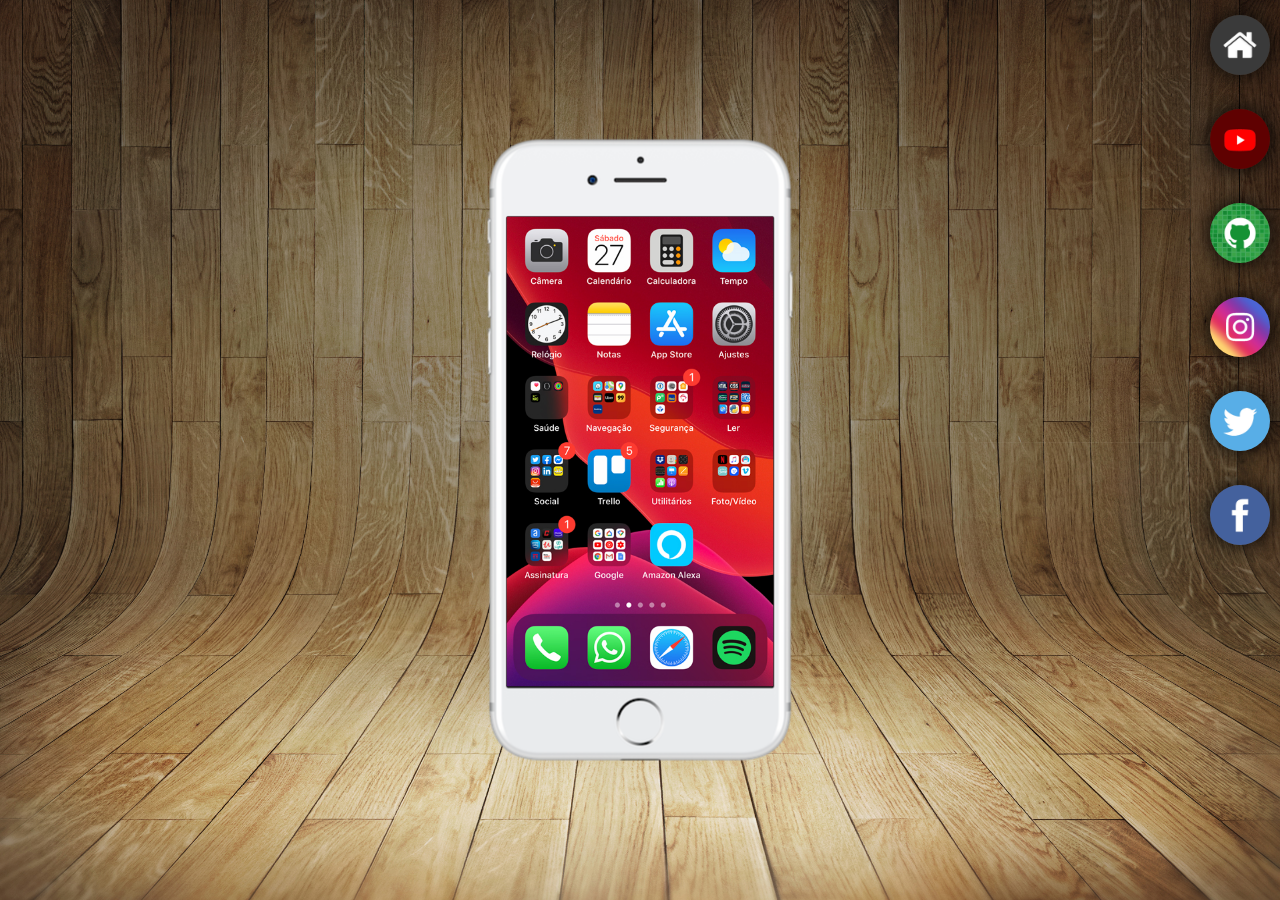
<file: index.html>
<!DOCTYPE html>
<html lang="pt-br">
<head>
    <meta charset="UTF-8">
    <meta http-equiv="X-UA-Compatible" content="IE=edge">
    <meta name="viewport" content="width=device-width, initial-scale=1.0">
    <link rel="shortcut icon" href="favicon.ico" type="image/x-icon">
    <link rel="stylesheet" href="estilos/style.css">
    <title>Projeto Redes Sociais</title>
</head>
<body>
    <main>
        <section id="fone">
            <iframe src="home.html" name="tela" id="tela" frameborder="0"></iframe>
        </section>

        <section id="sociais">
            <a href="home.html" target="tela"><img src="imagens/logo-home.jpg" alt=""></a> <br>
            <a href="youtube.html" target="tela"><img src="imagens/logo-youtube.jpg" alt=""></a> <br>
            <a href="github.html" target="tela"><img src="imagens/logo-github.jpg" alt=""></a> <br>
            <a href="instagram.html" target="tela"><img src="imagens/logo-instagram.jpg" alt=""></a> <br>
            <a href="twitter.html" target="tela"><img src="imagens/logo-twitter.jpg" alt=""></a> <br>
            <a href="face.html" target="tela"><img src="imagens/logo-facebook.jpg" alt=""></a>
        </section>
    </main>
    
</body>
</html>
</file>
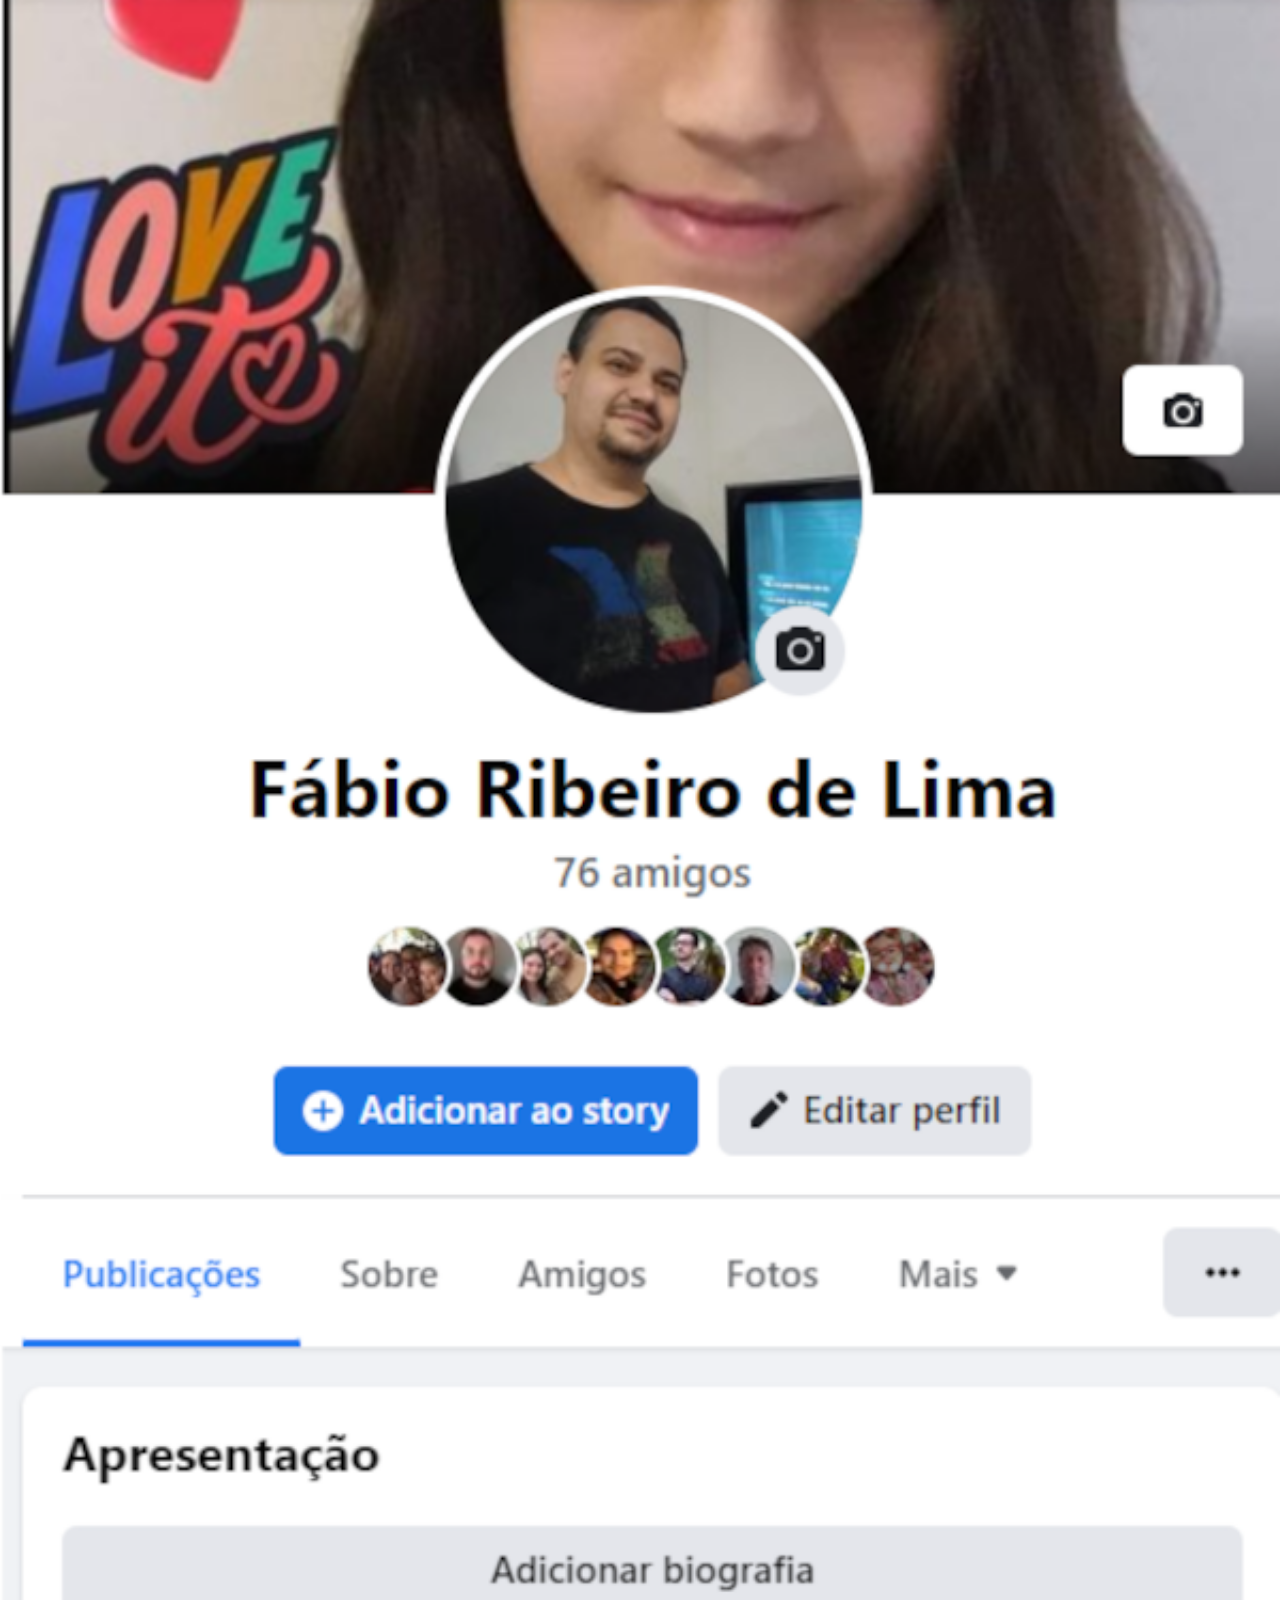
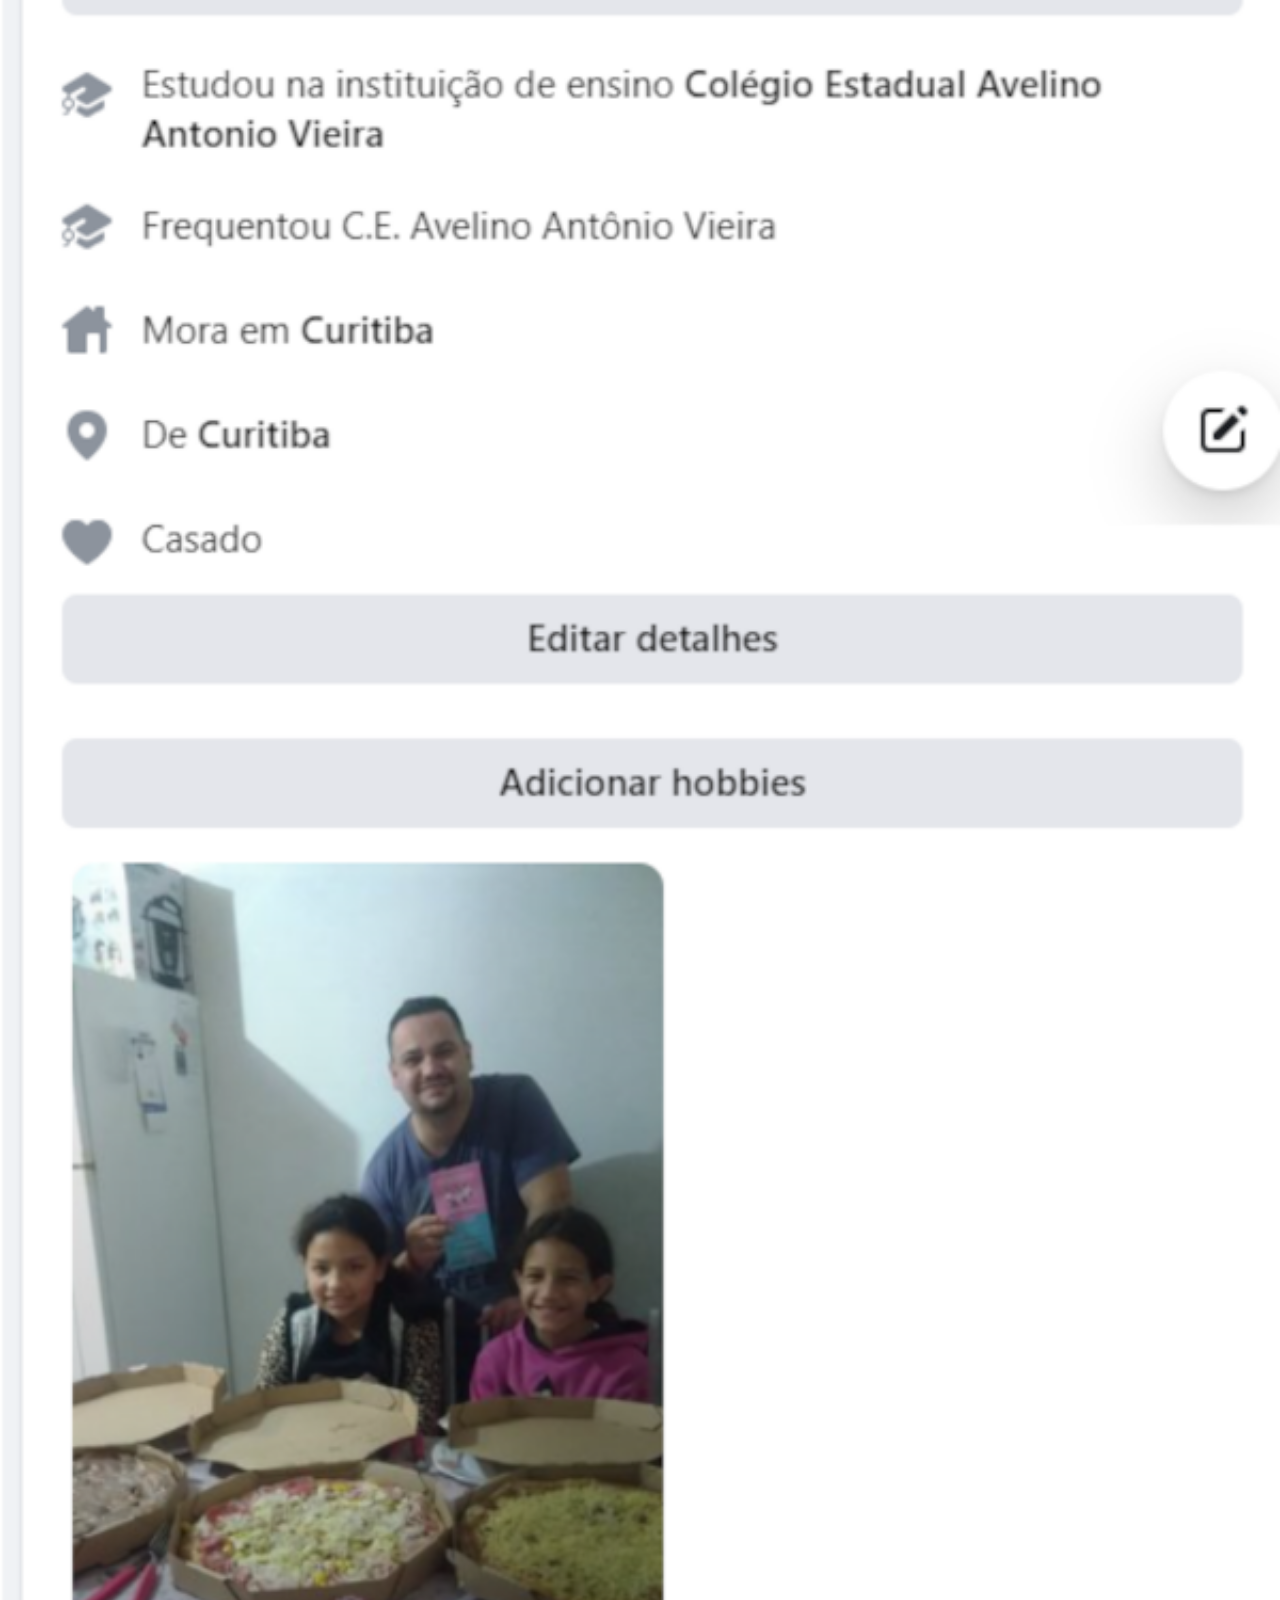
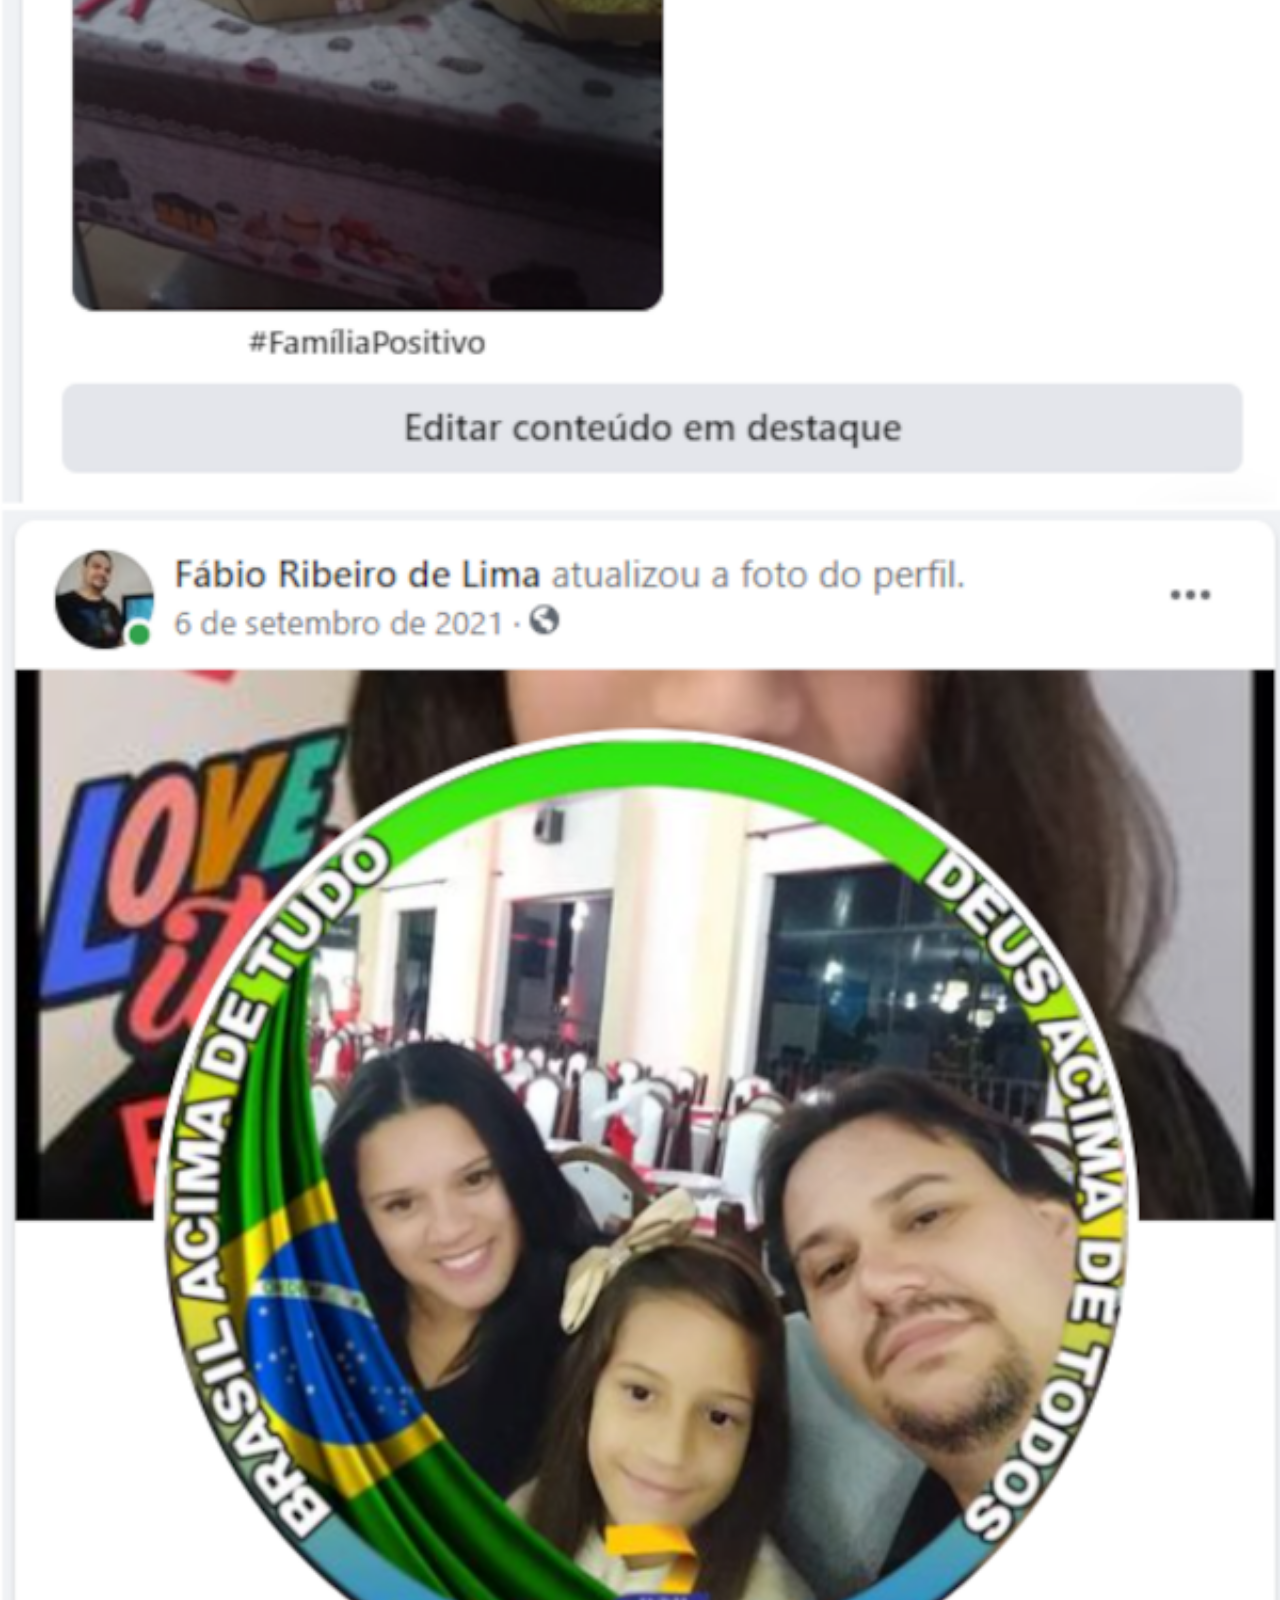
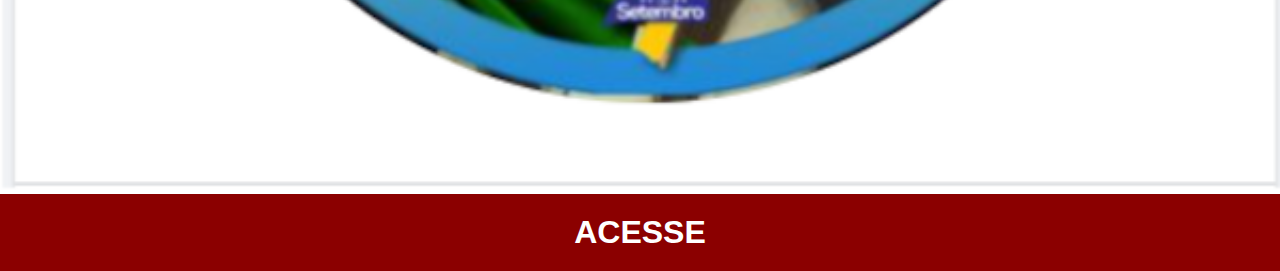
<file: face.html>
<!DOCTYPE html>
<html lang="pt-br">
<head>
    <meta charset="UTF-8">
    <meta http-equiv="X-UA-Compatible" content="IE=edge">
    <meta name="viewport" content="width=device-width, initial-scale=1.0">
    <title>facebook</title>
    <style>
        * {
            margin: 0px;
            padding: 0px;
            font-family: Arial, Helvetica, sans-serif;
        }

        ::-webkit-scrollbar {
            width: 0px;
            height: 0px;
        }

        img {
            width: 100vw;

        }

        a {
            display: block;
            text-align: center;
            background-color: darkred;
            font-weight: bolder;
            text-decoration: none;            
            color: white;
            padding: 20px;
            font-size: 2em;
        }
    </style>
</head>
<body>
    <img src="imagens/tela.mfb.png" alt="">
    <a href="https://www.facebook.com/fabio.ribeirodelima.7/" target="_blank" rel="external">ACESSE</a>
</body>
</html>
</file>
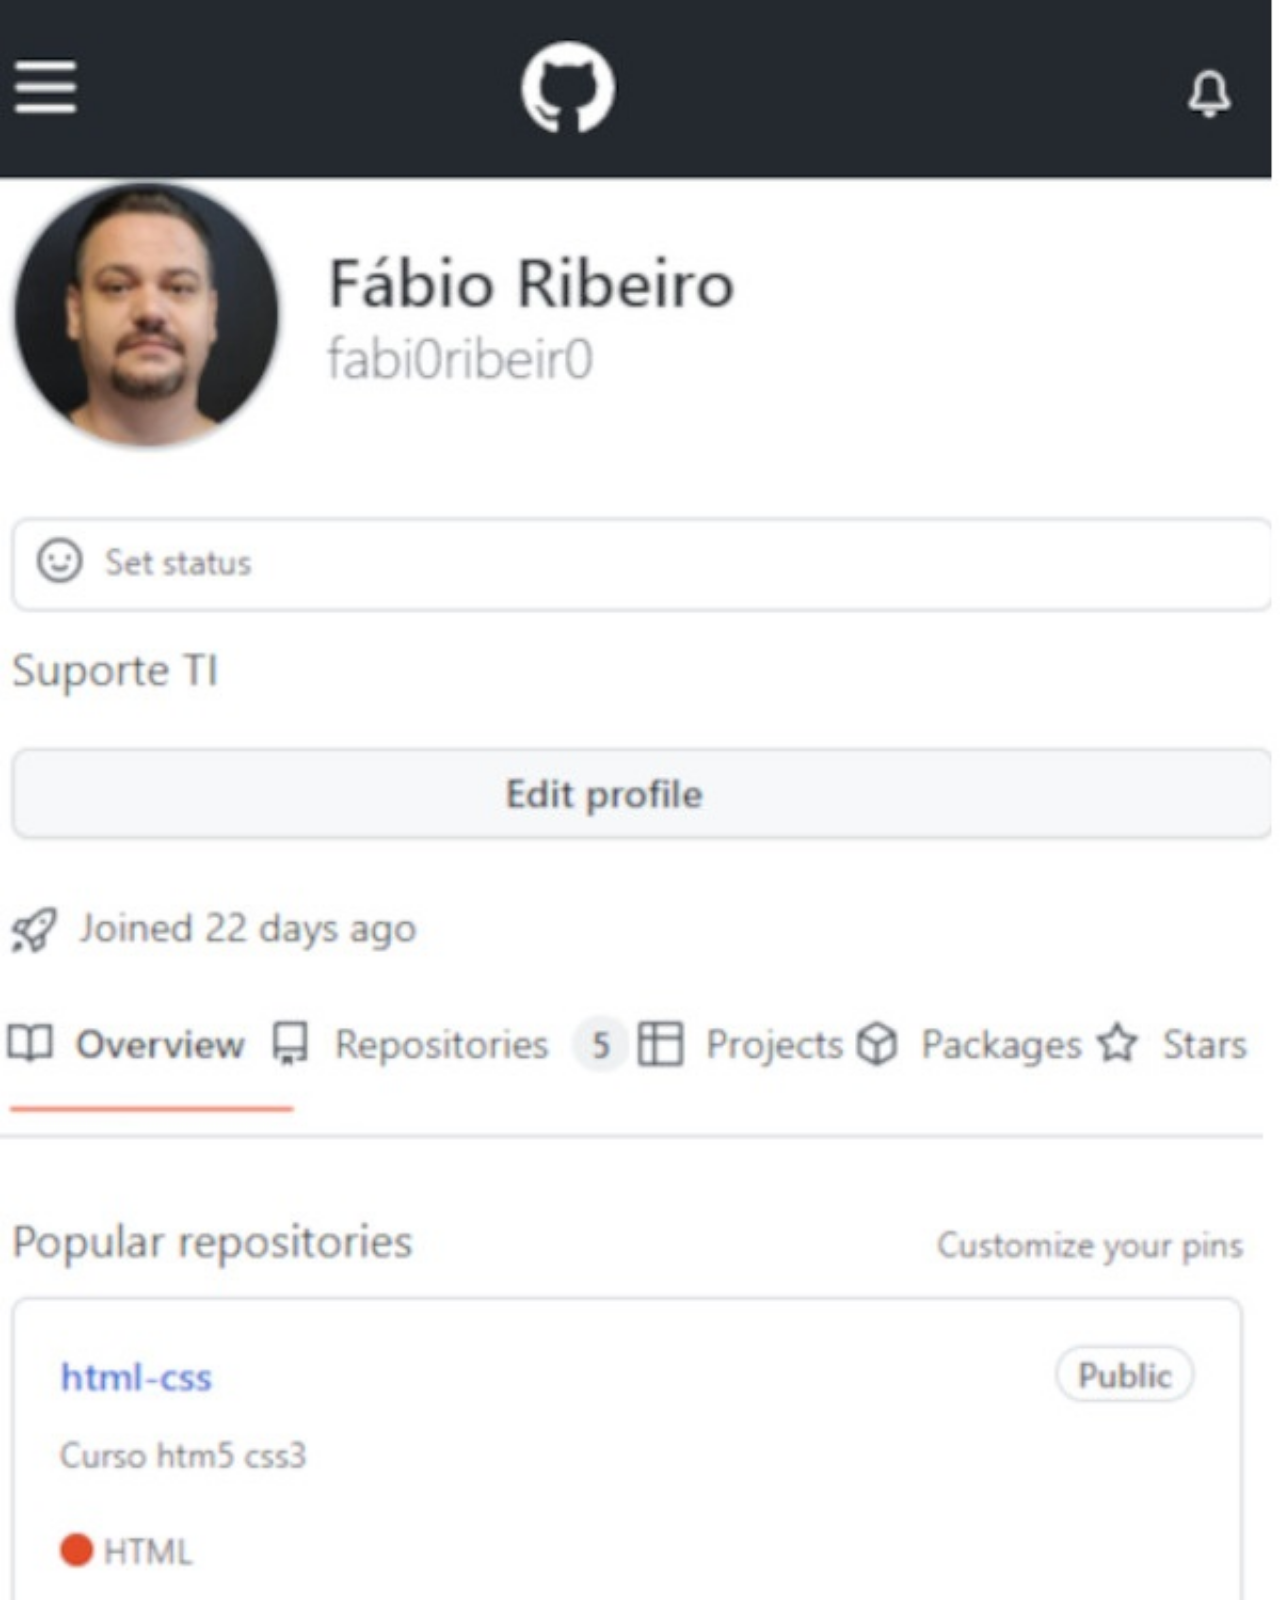
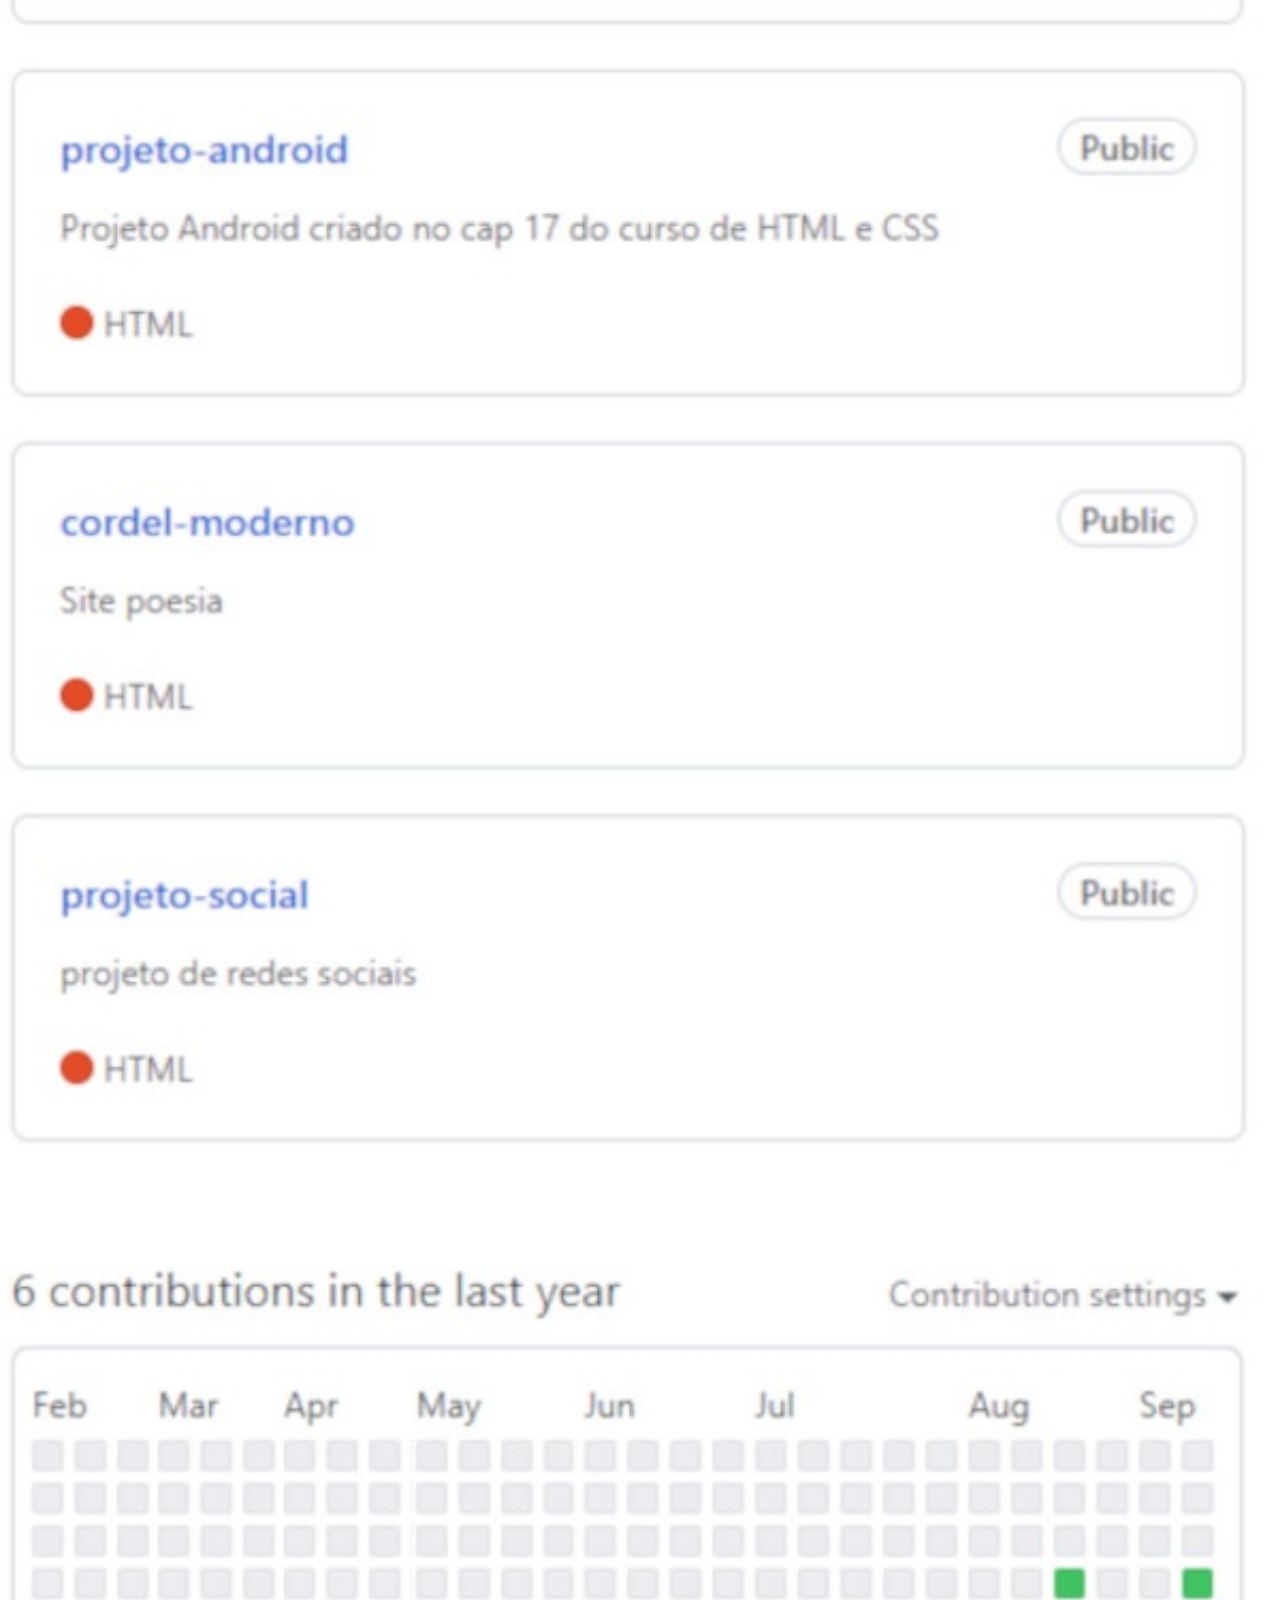
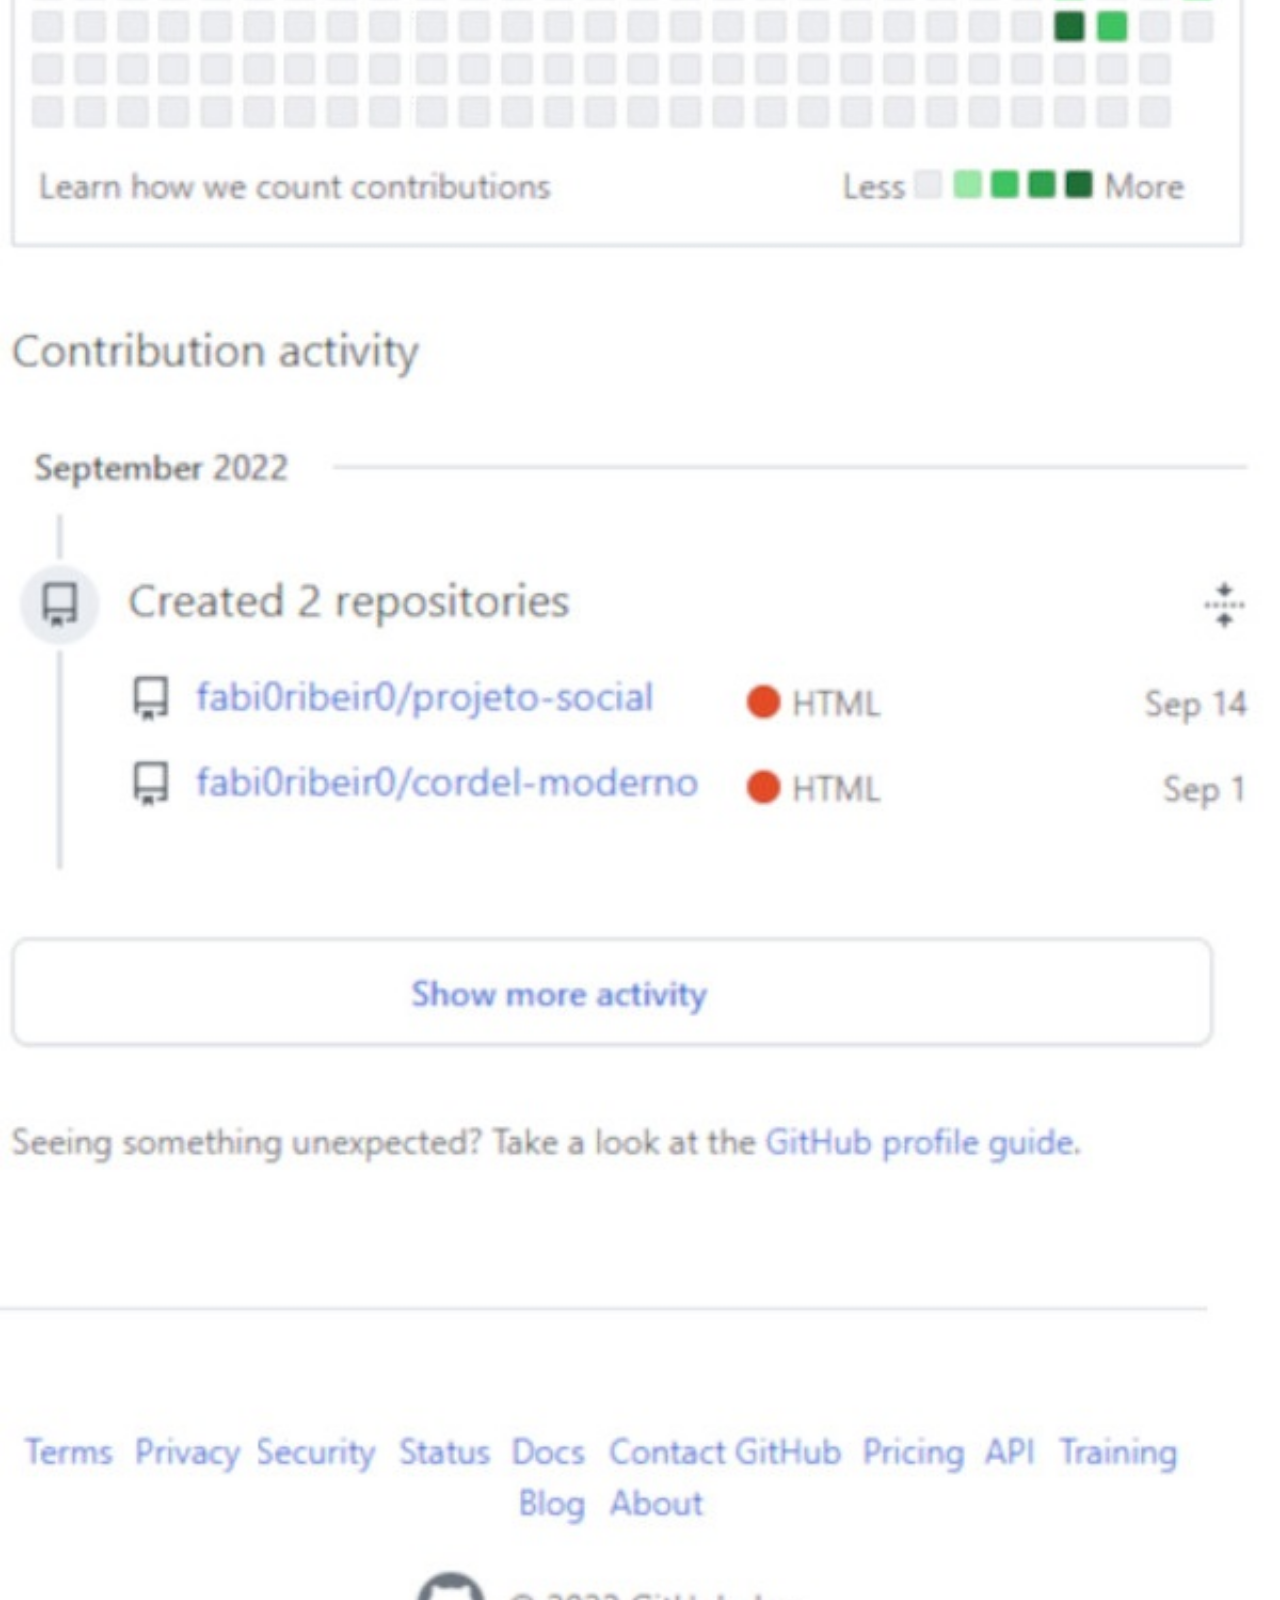
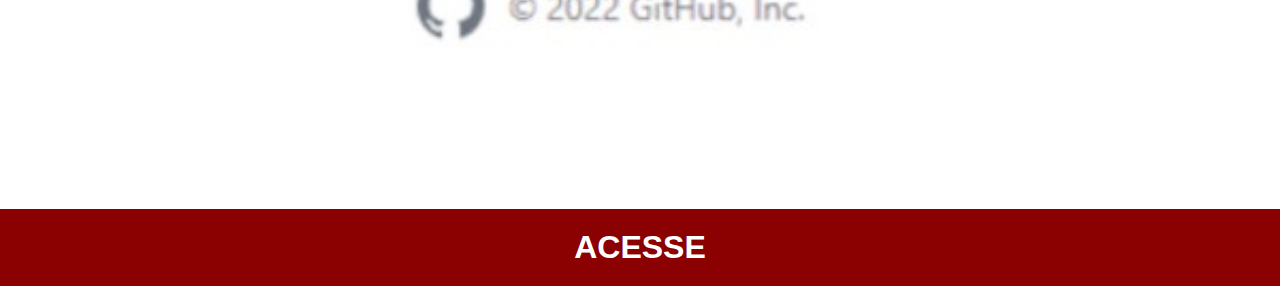
<file: github.html>
<!DOCTYPE html>
<html lang="pt-br">
<head>
    <meta charset="UTF-8">
    <meta http-equiv="X-UA-Compatible" content="IE=edge">
    <meta name="viewport" content="width=device-width, initial-scale=1.0">
    <title>Github</title>
    <style>
        * {
            margin: 0px;
            padding: 0px;
            font-family: Arial, Helvetica, sans-serif;
        }

        ::-webkit-scrollbar {
            width: 0px;
            height: 0px;
        }

        img {
            width: 100vw;

        }

        a {
            display: block;
            text-align: center;
            background-color: darkred;
            font-weight: bolder;
            text-decoration: none;            
            color: white;
            padding: 20px;
            font-size: 2em;
        }
    </style>
</head>
<body>
    <img src="imagens/tela-mgithub.jpg" alt="">
    <a href="https://github.com/fabi0ribeir0" target="_blank" rel="external">ACESSE</a>
</body>
</html>
</file>
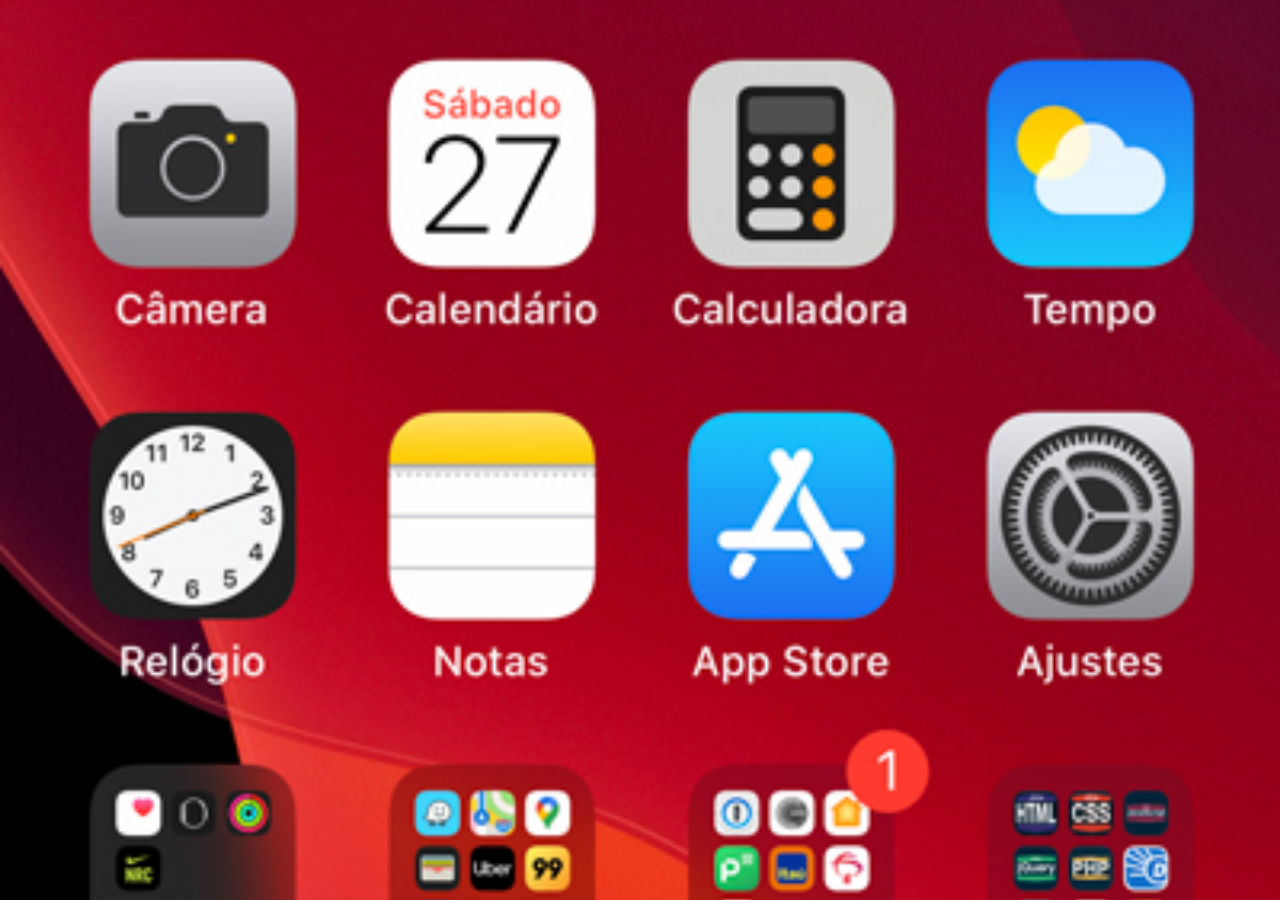
<file: home.html>
<!DOCTYPE html>
<html lang="pt-br">
<head>
    <meta charset="UTF-8">
    <meta http-equiv="X-UA-Compatible" content="IE=edge">
    <meta name="viewport" content="width=device-width, initial-scale=1.0">
    <title>Home</title>
</head>
<style>
    * {
        margin: 0px;
        padding: 0px;
    }

    body {
        width: 100vw;
        height: 100vh;
        background: black url('imagens/tela-home.jpg') no-repeat top center;
        background-size: cover;
    }
</style>
<body>
    
</body>
</html>
</file>
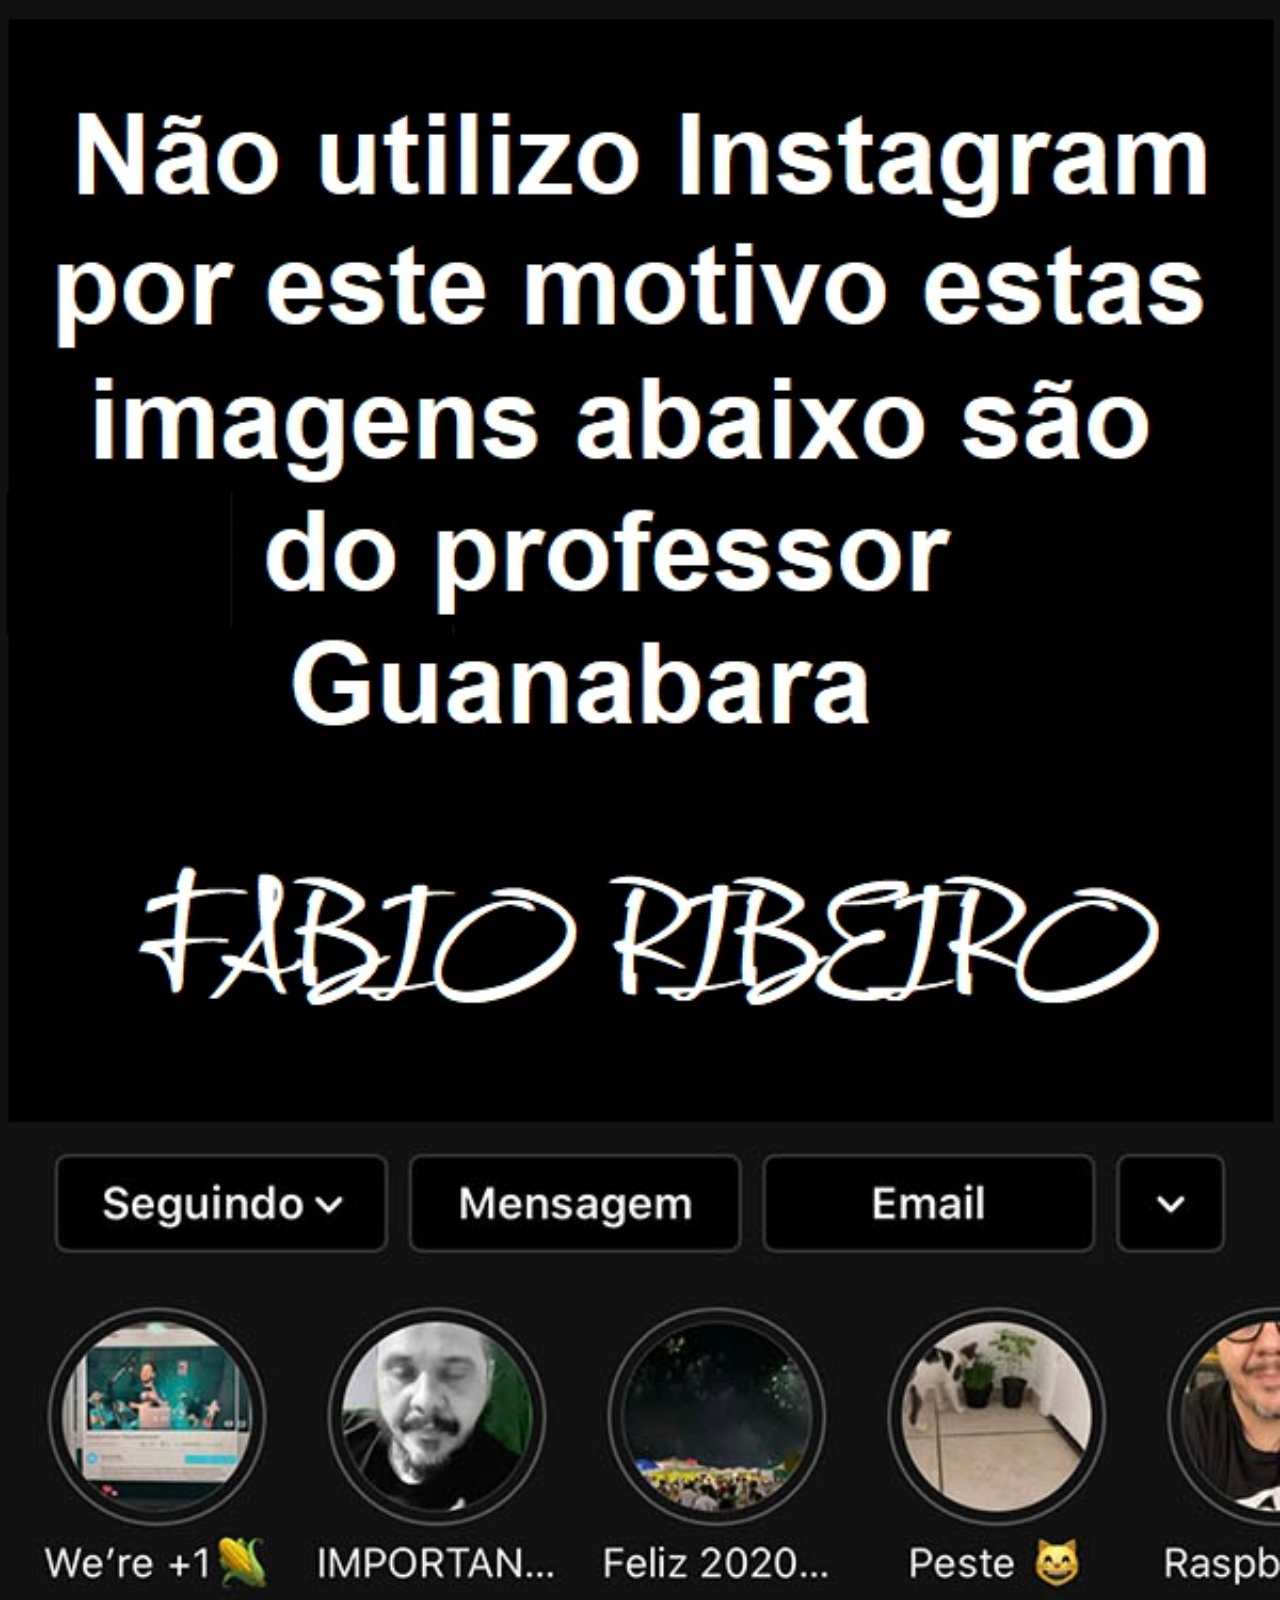
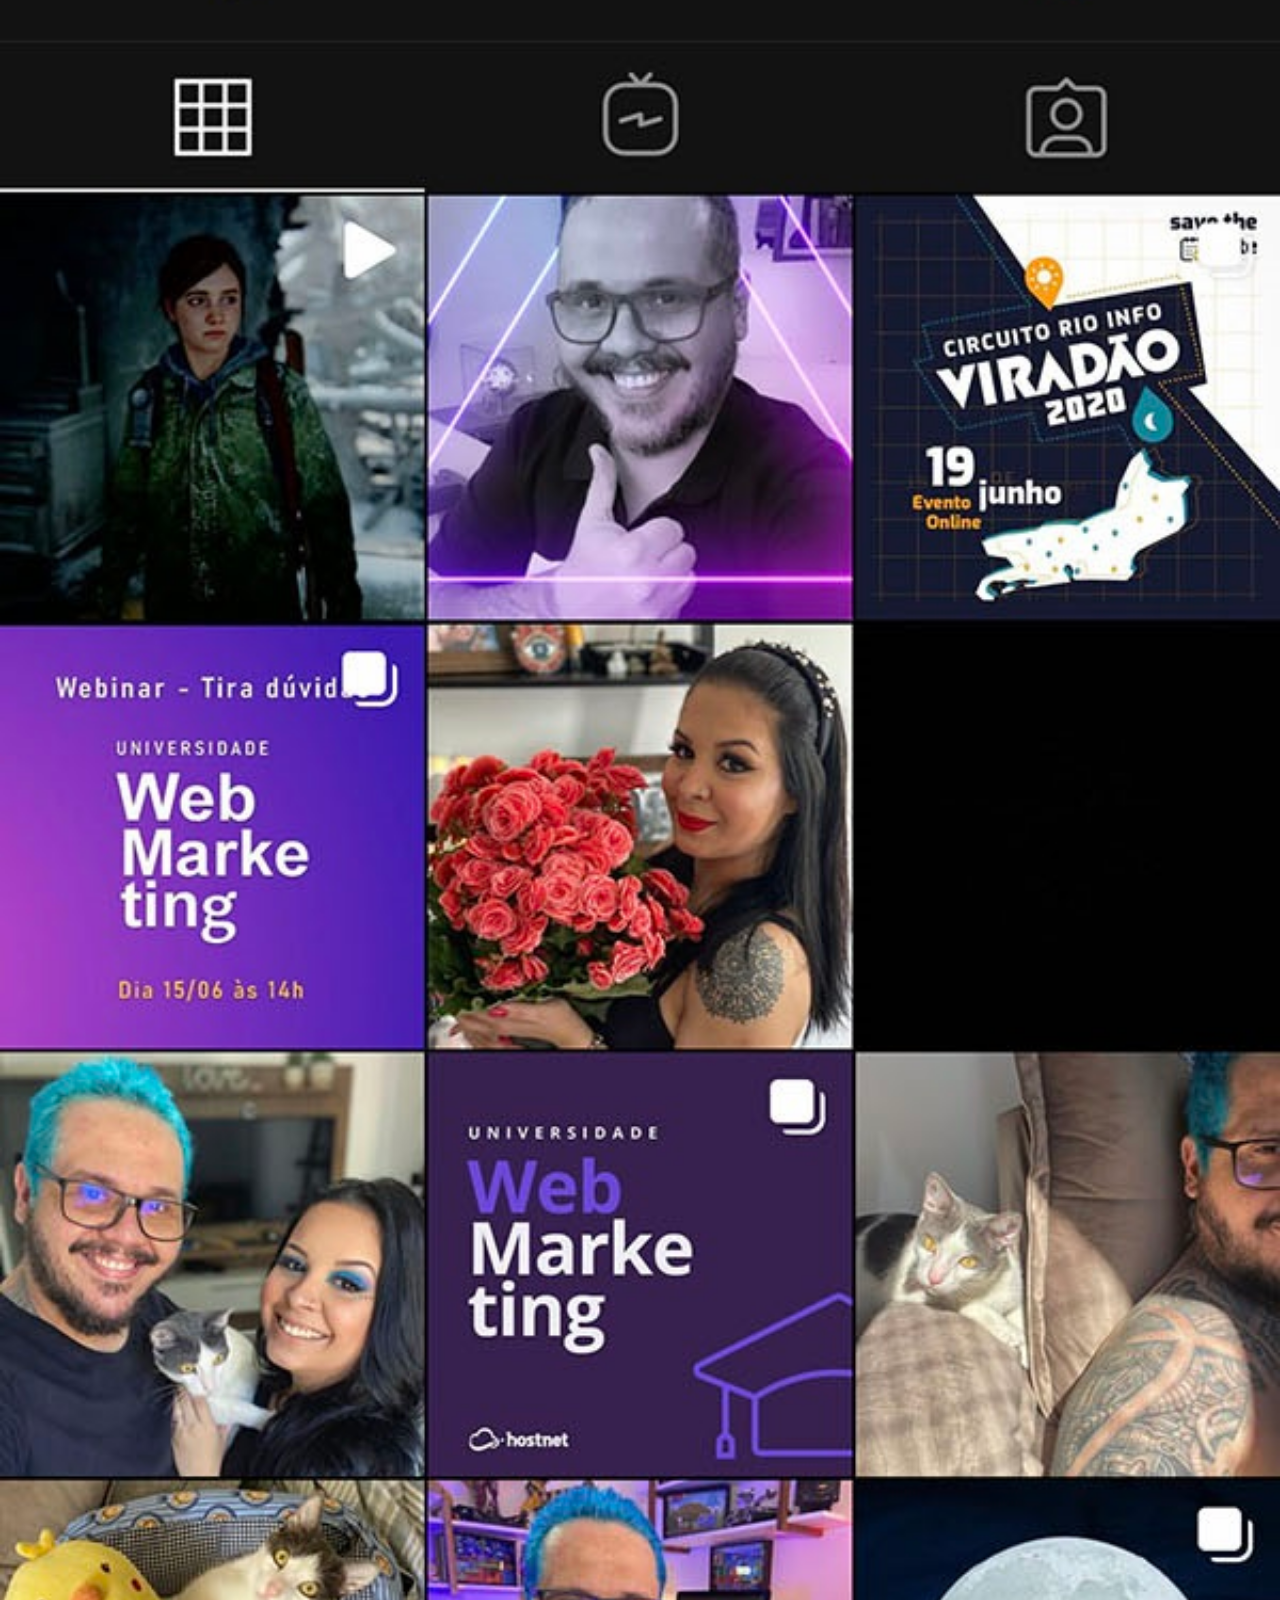
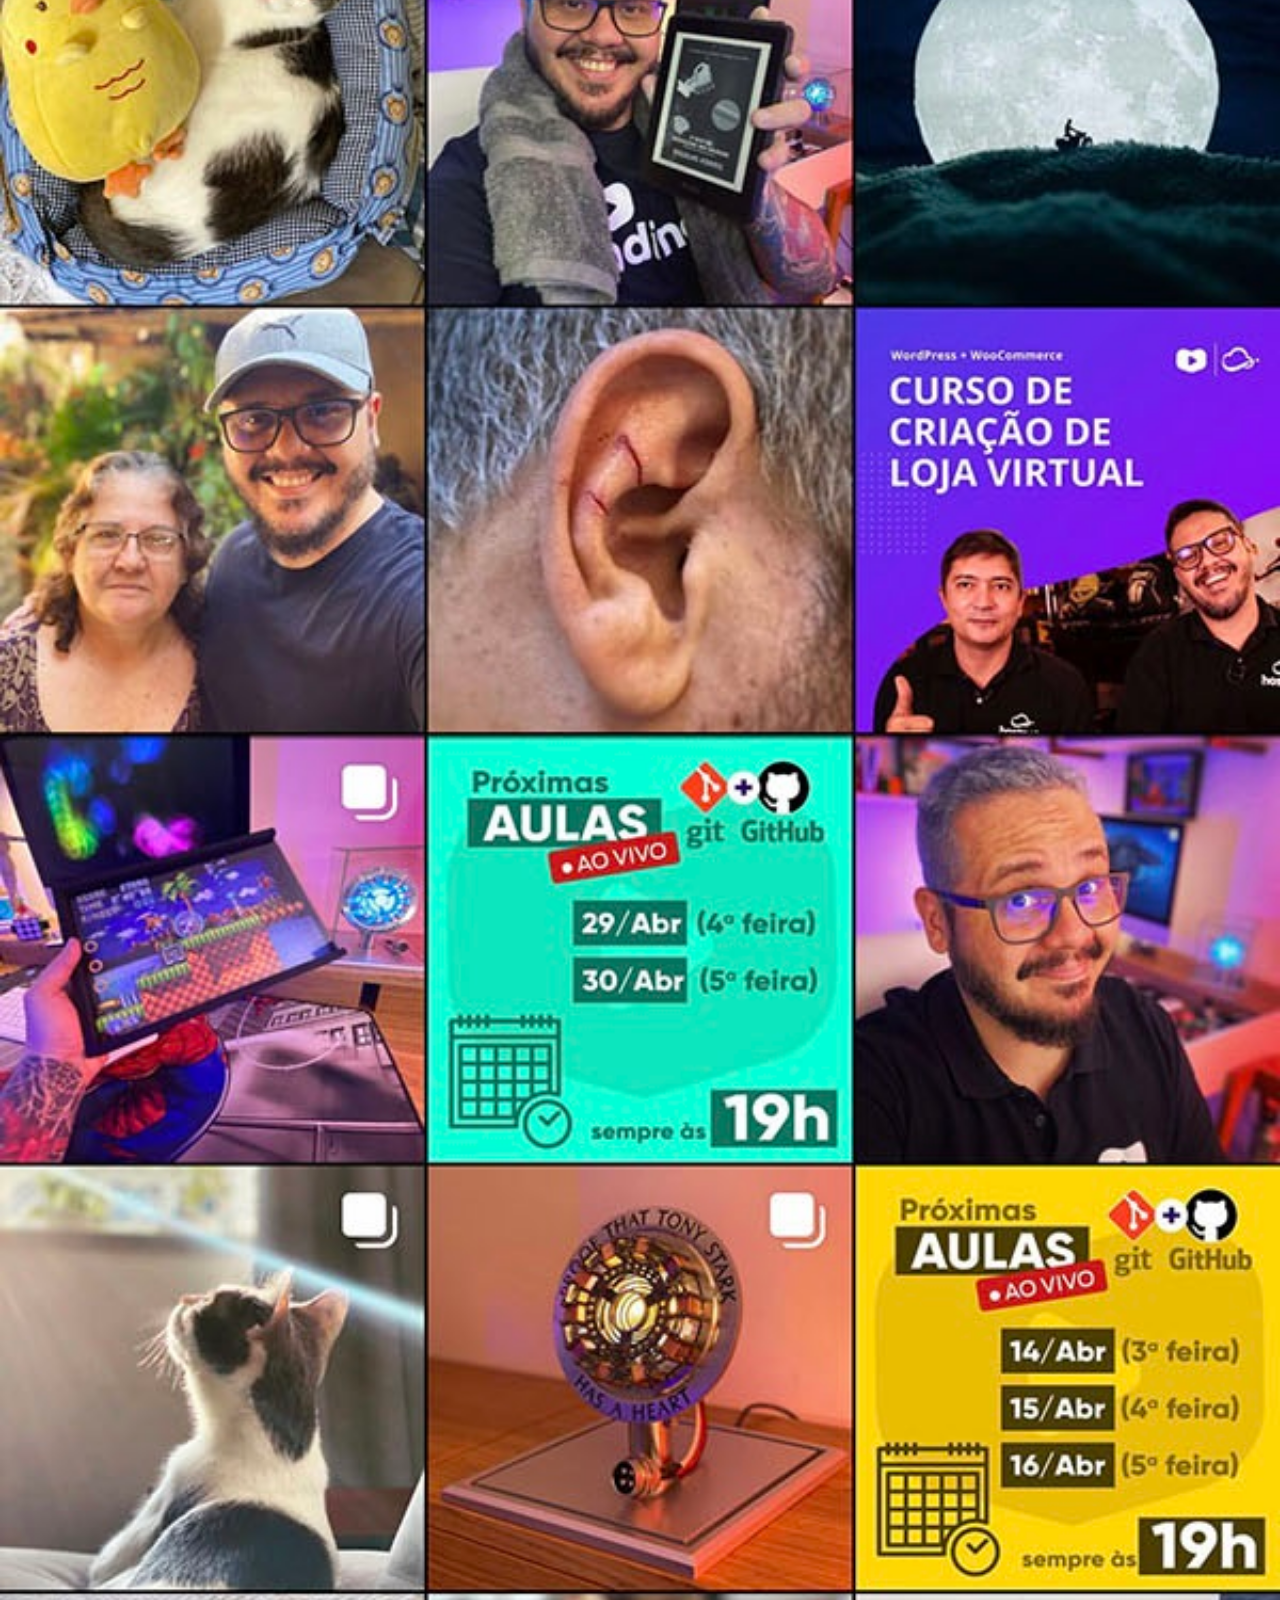
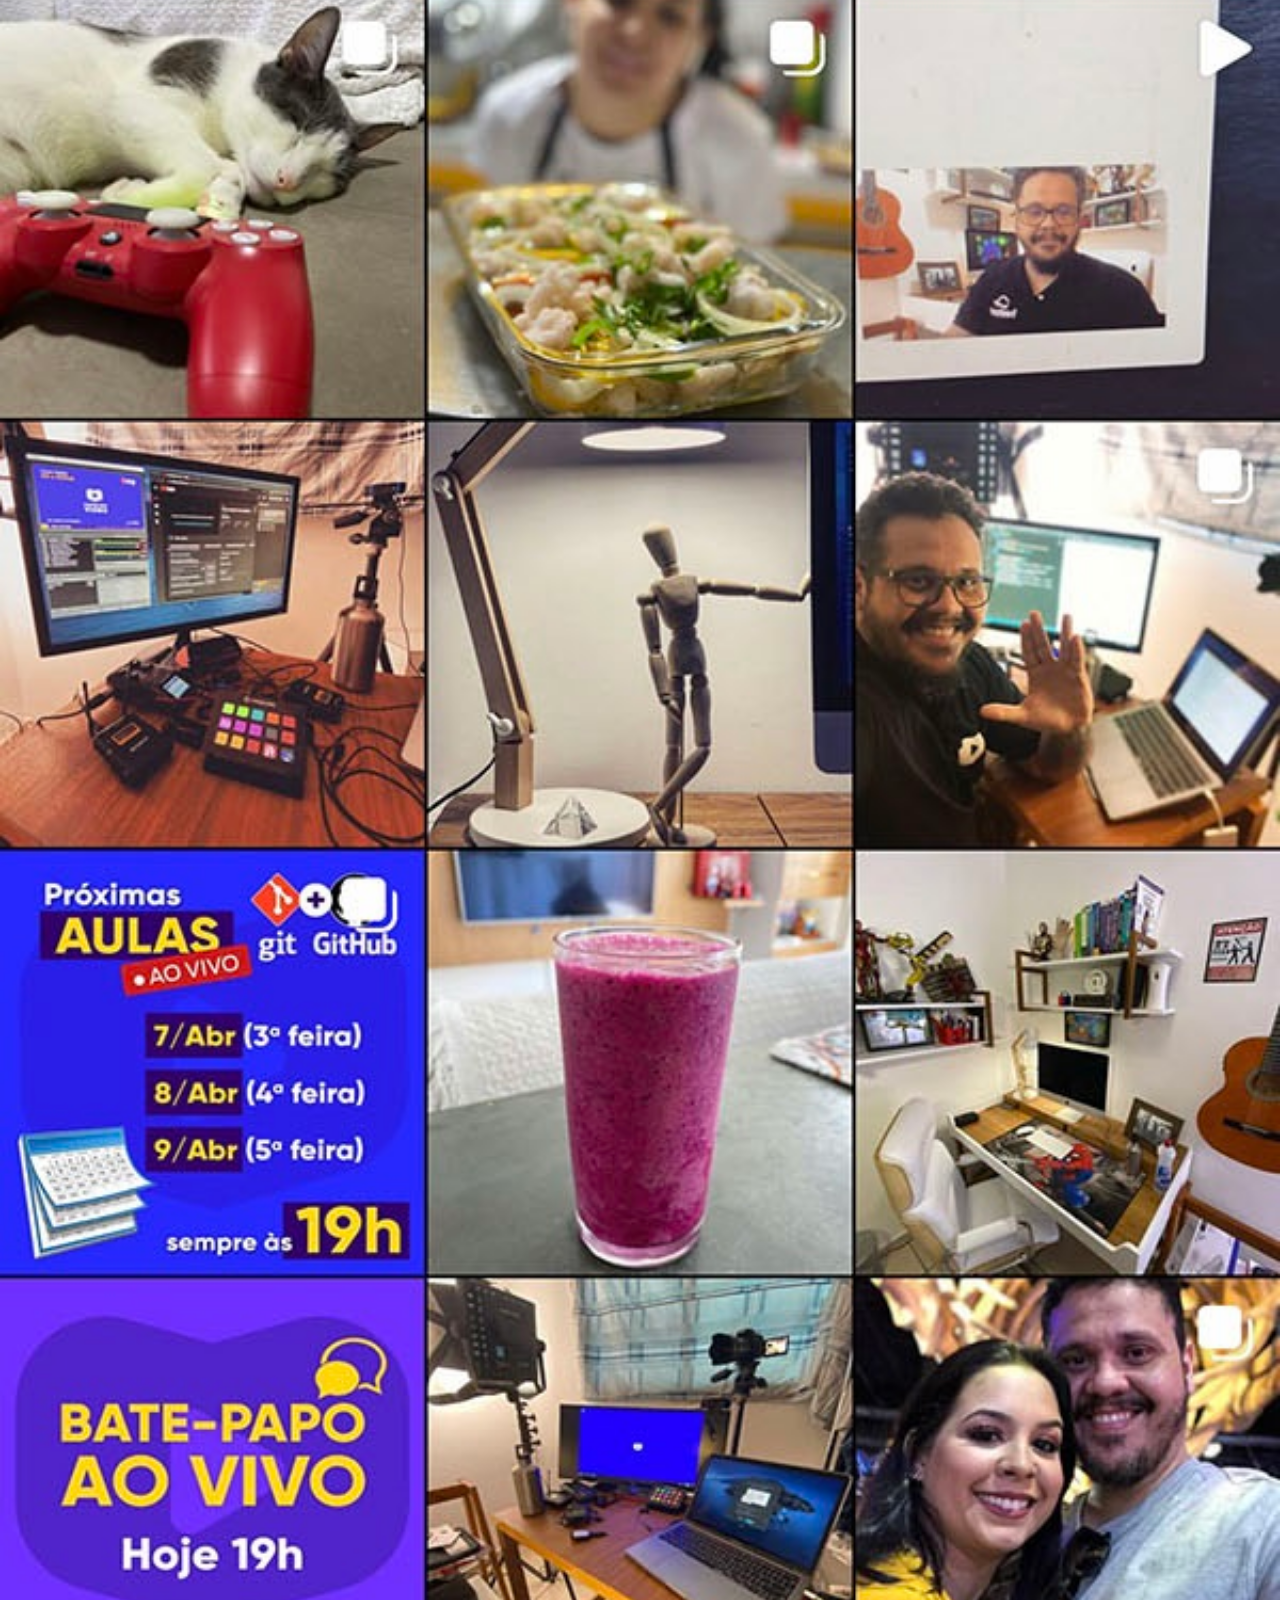
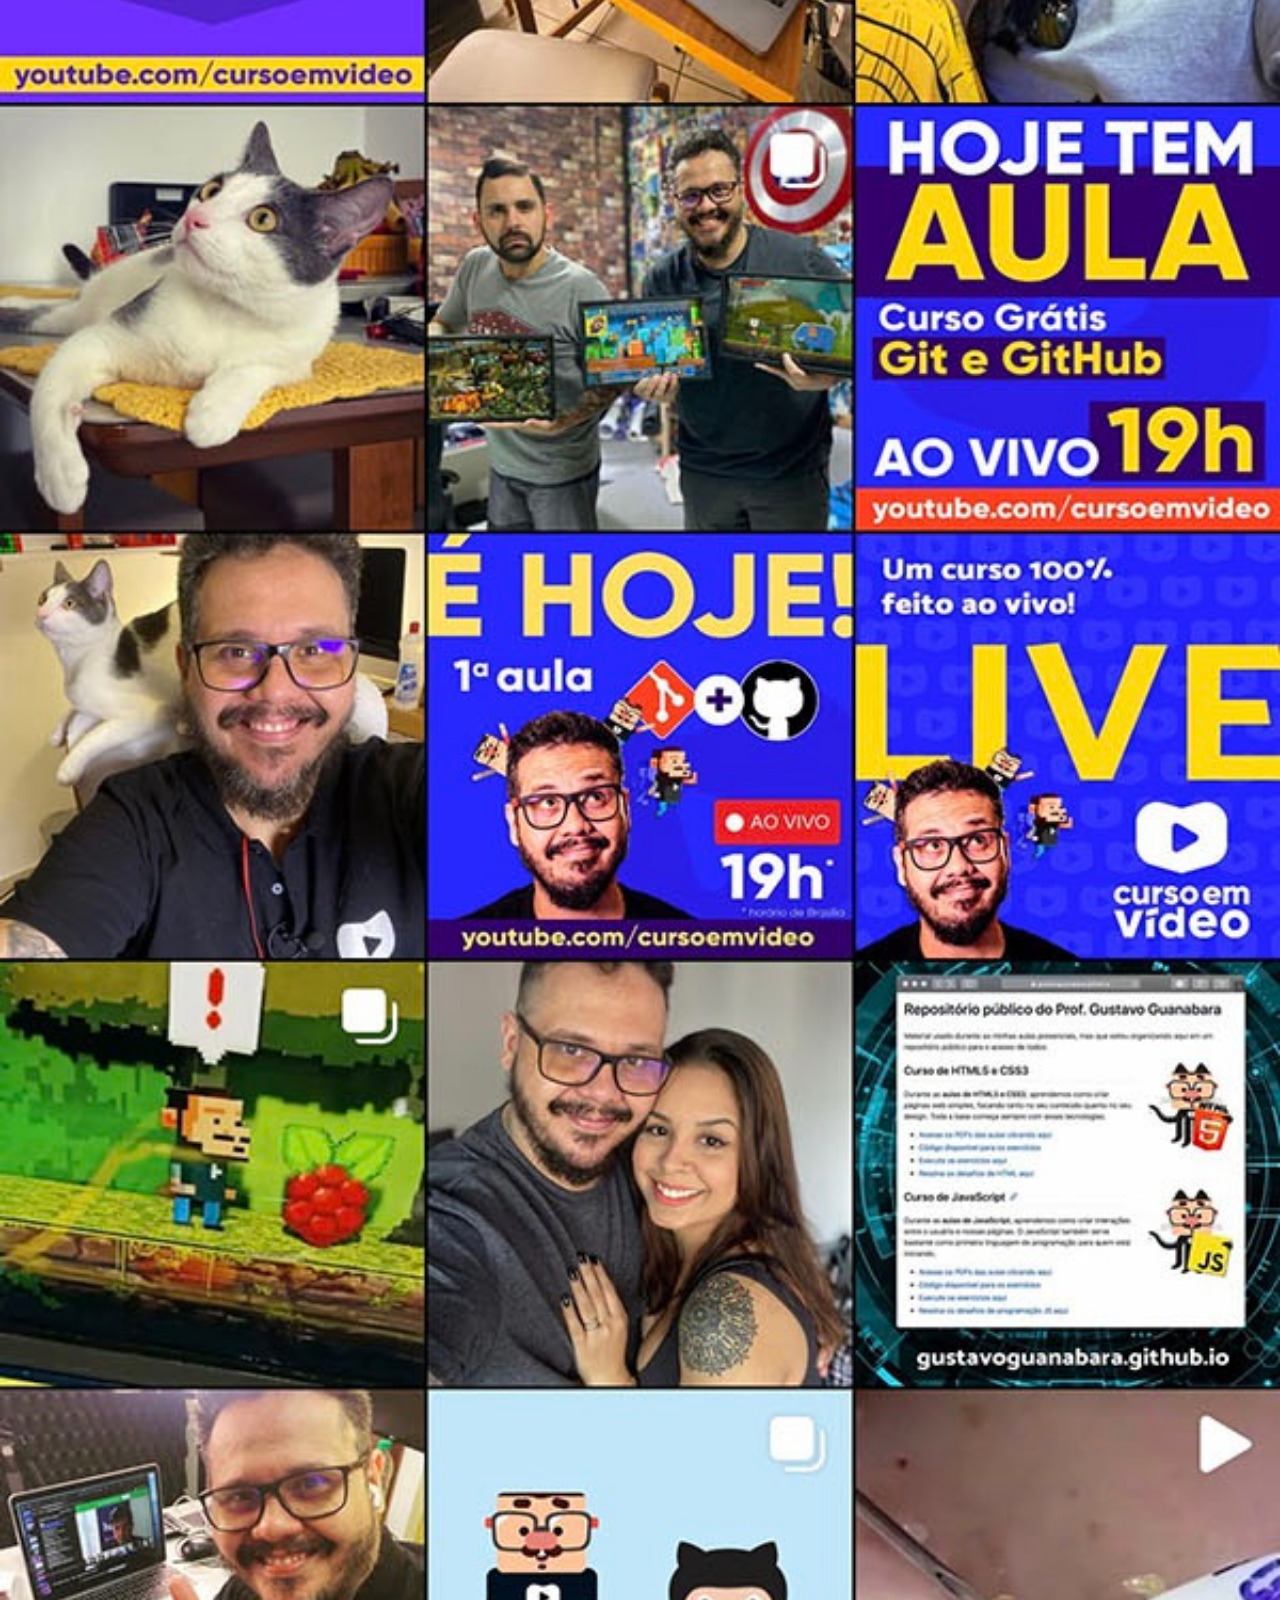
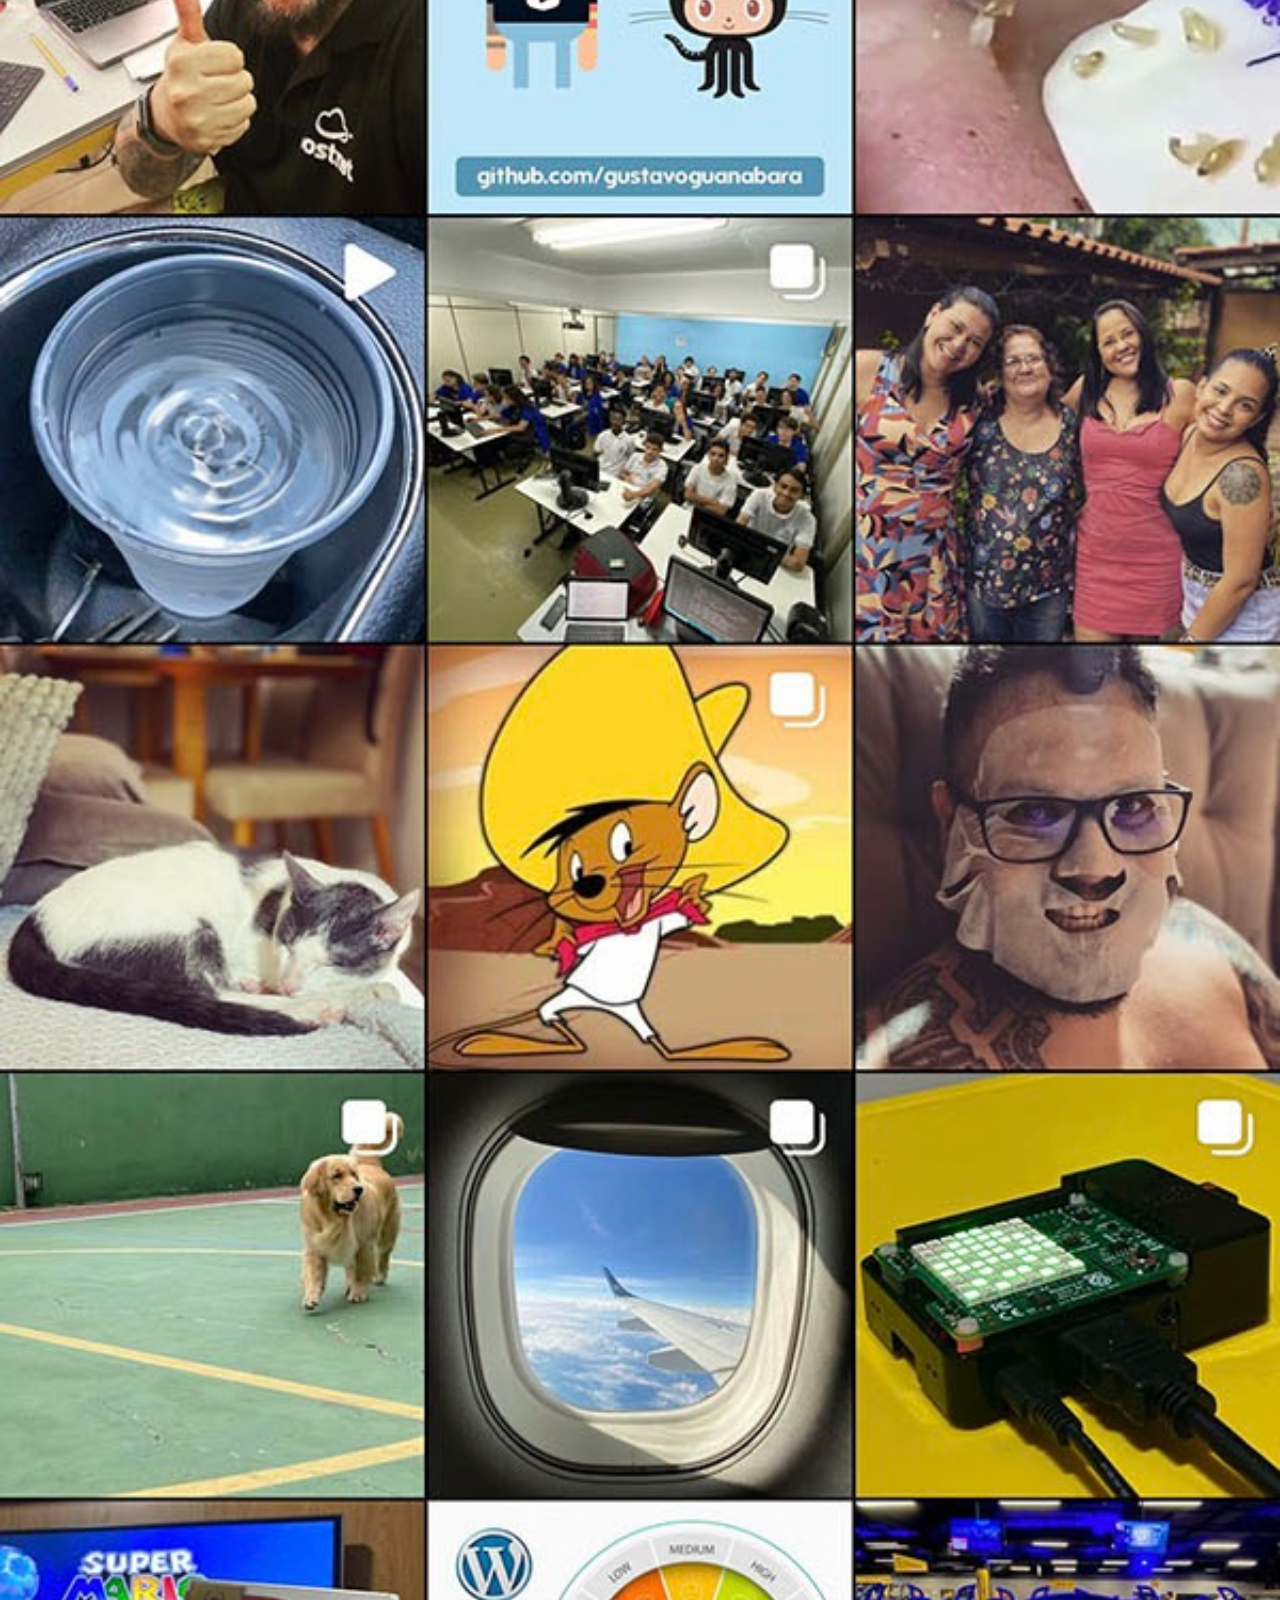
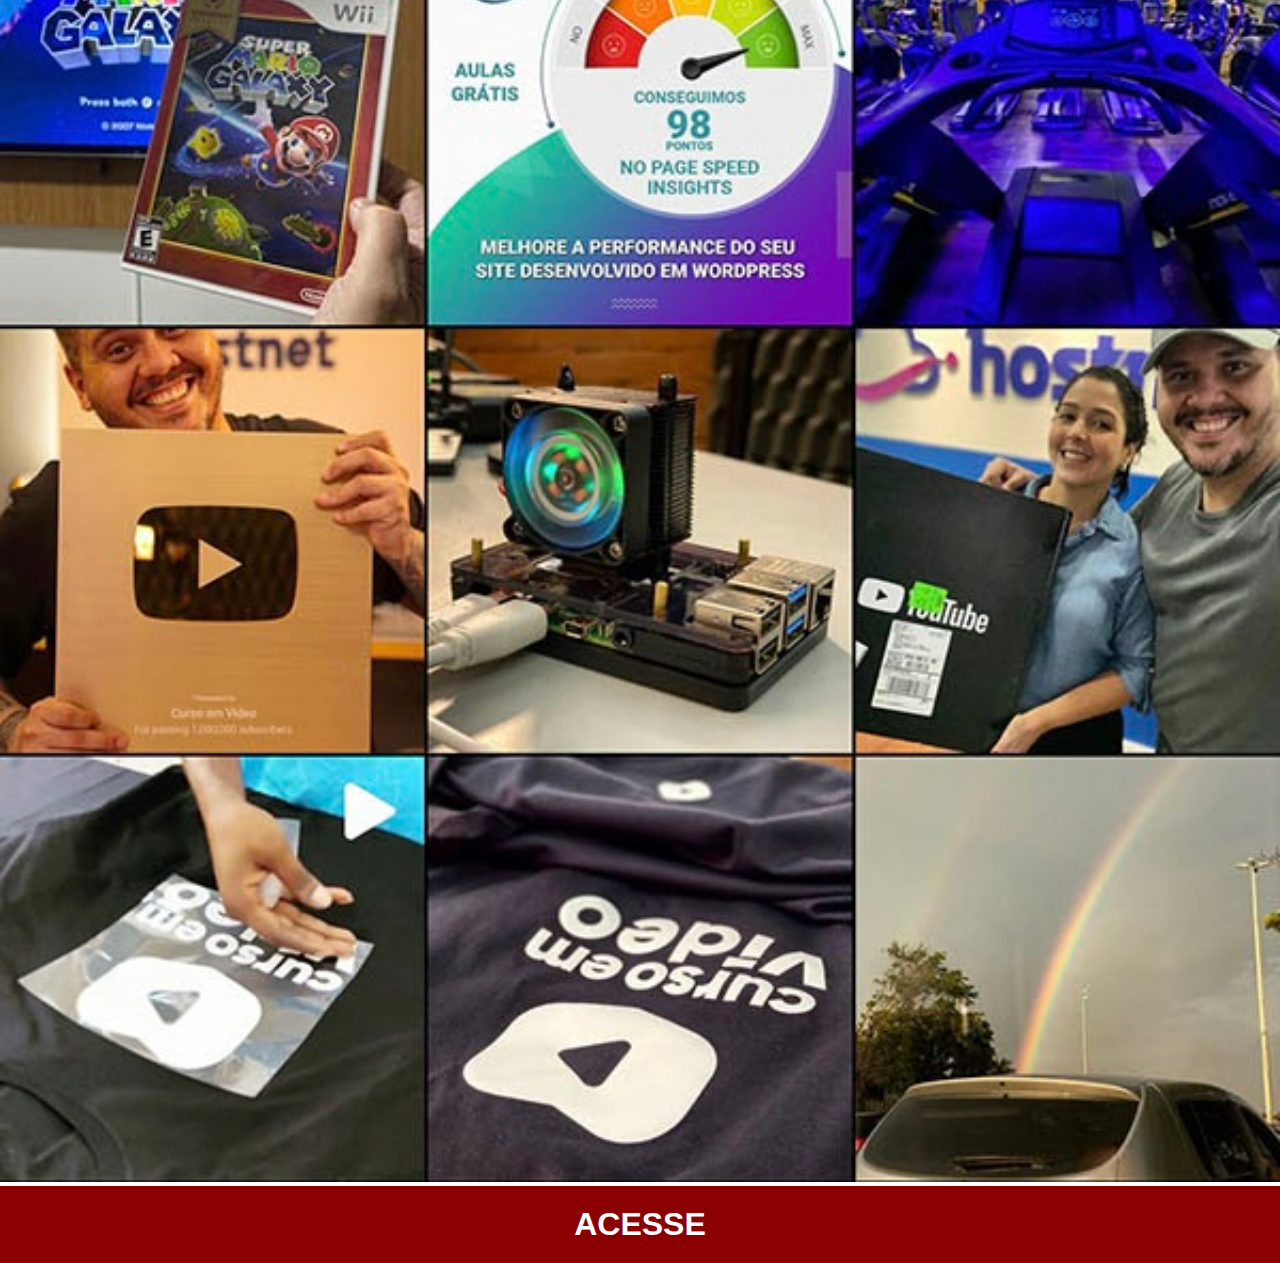
<file: instagram.html>
<!DOCTYPE html>
<html lang="pt-br">
<head>
    <meta charset="UTF-8">
    <meta http-equiv="X-UA-Compatible" content="IE=edge">
    <meta name="viewport" content="width=device-width, initial-scale=1.0">
    <title>instagram</title>
    <style>
        * {
            margin: 0px;
            padding: 0px;
            font-family: Arial, Helvetica, sans-serif;
        }

        ::-webkit-scrollbar {
            width: 0px;
            height: 0px;
        }

        img {
            width: 100vw;

        }

        a {
            display: block;
            text-align: center;
            background-color: darkred;
            font-weight: bolder;
            text-decoration: none;            
            color: white;
            padding: 20px;
            font-size: 2em;
        }
    </style>
</head>
<body>
    <img src="imagens/tela-instagram.jpg" alt="">
    <a href="https://www.instagram.com/direct/inbox/" target="_blank" rel="external">ACESSE</a>
</body>
</html>
</file>
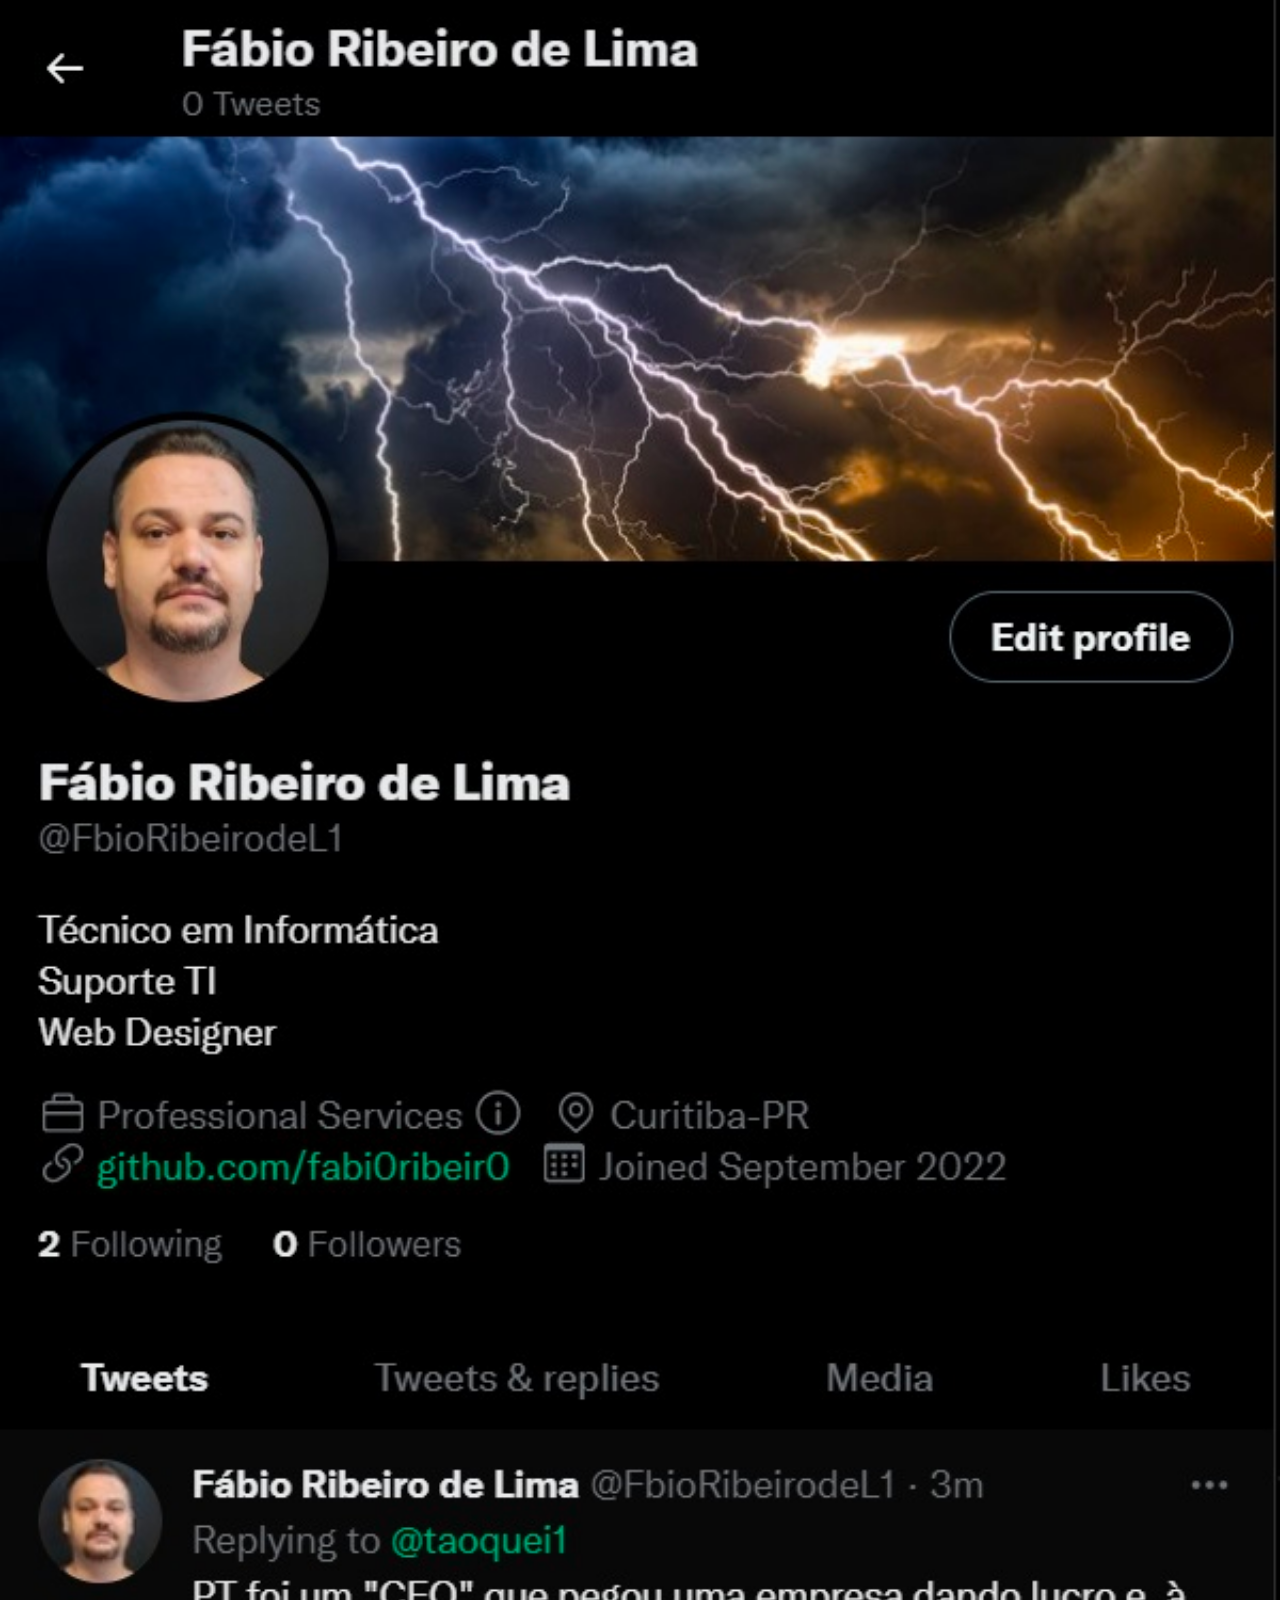
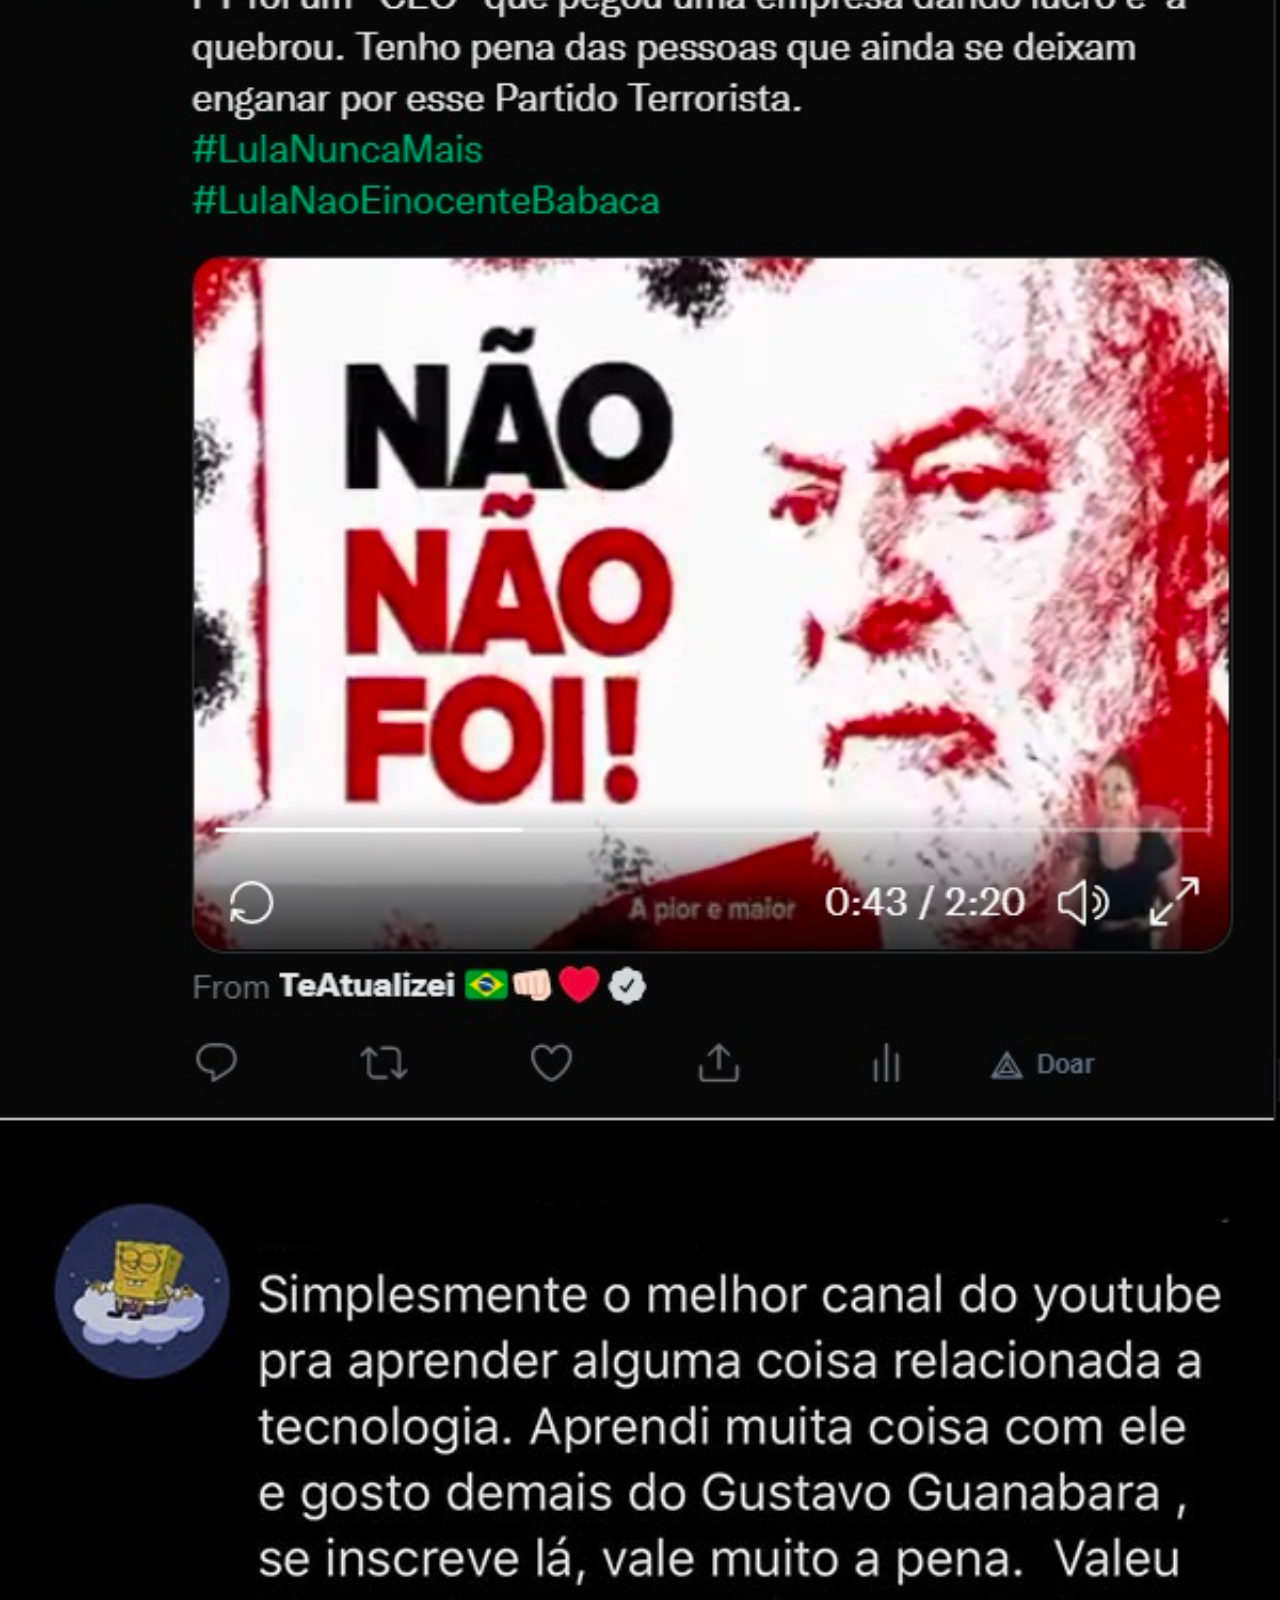
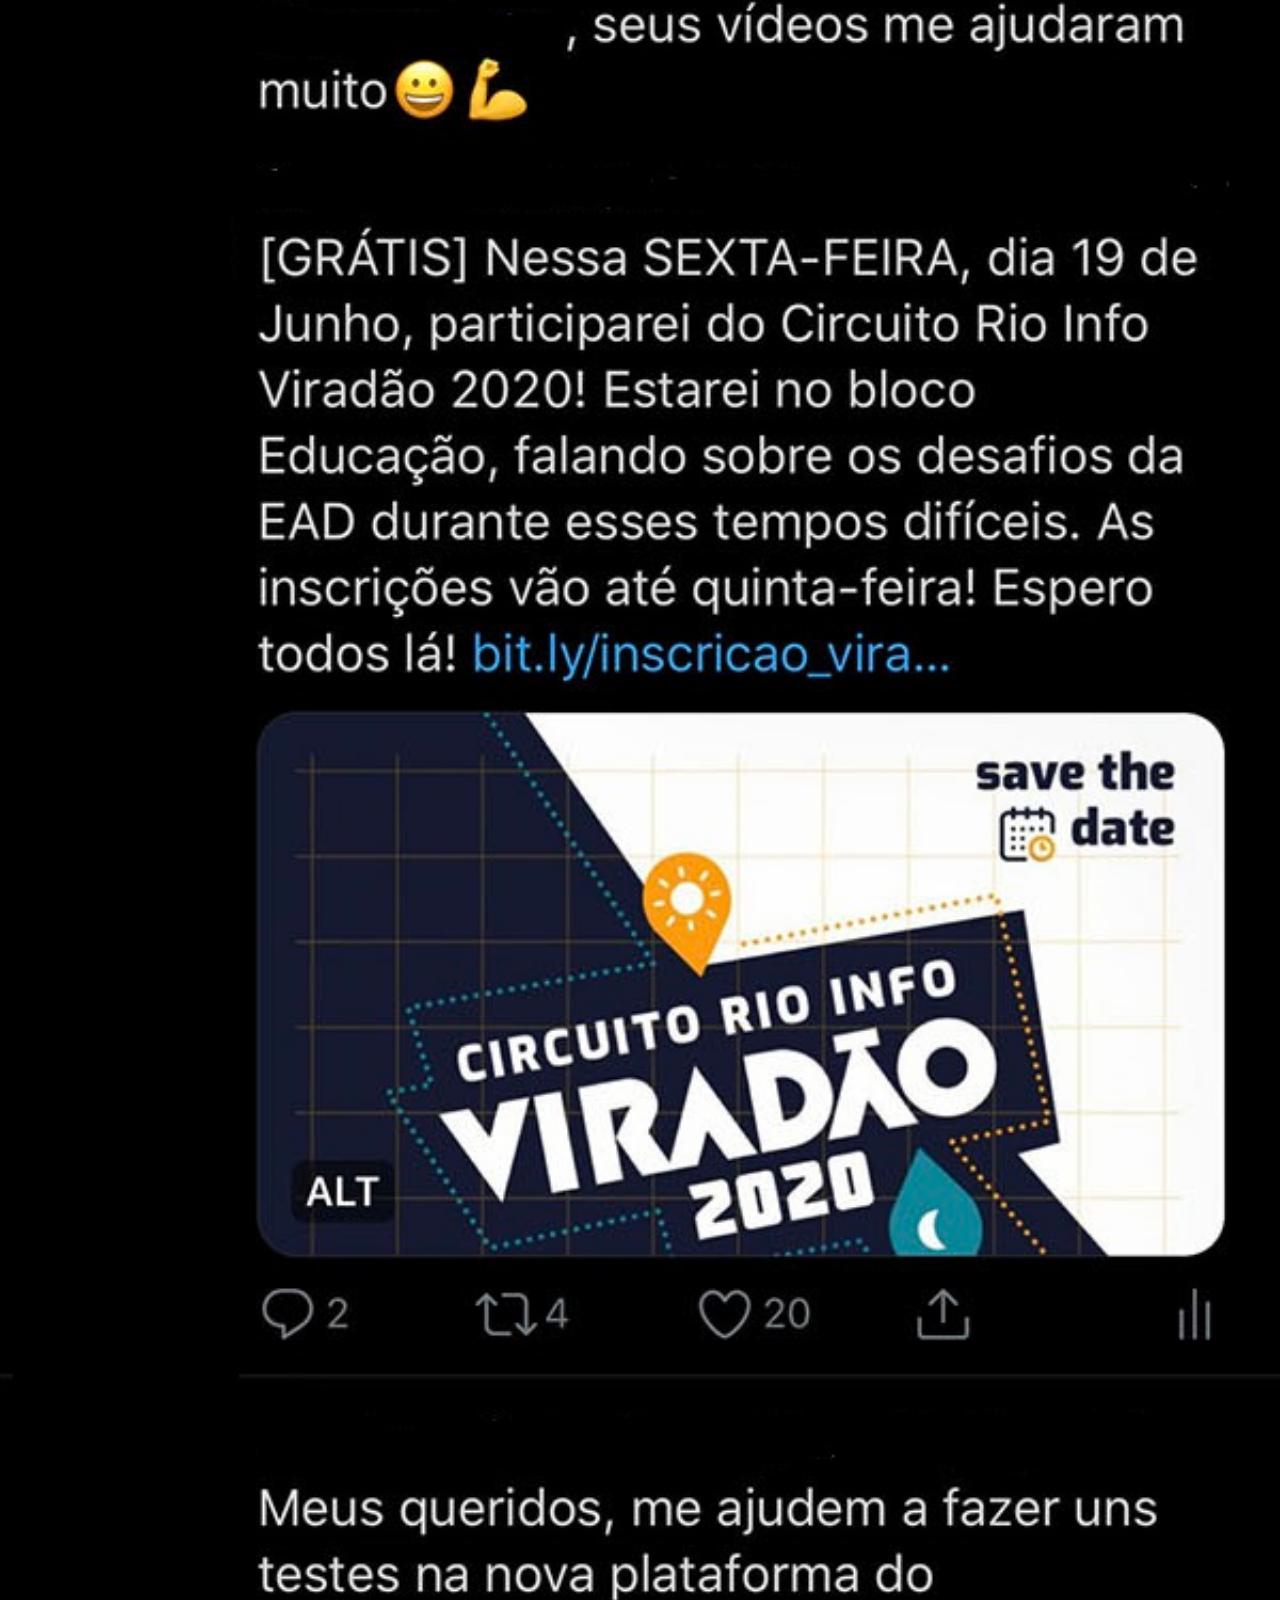
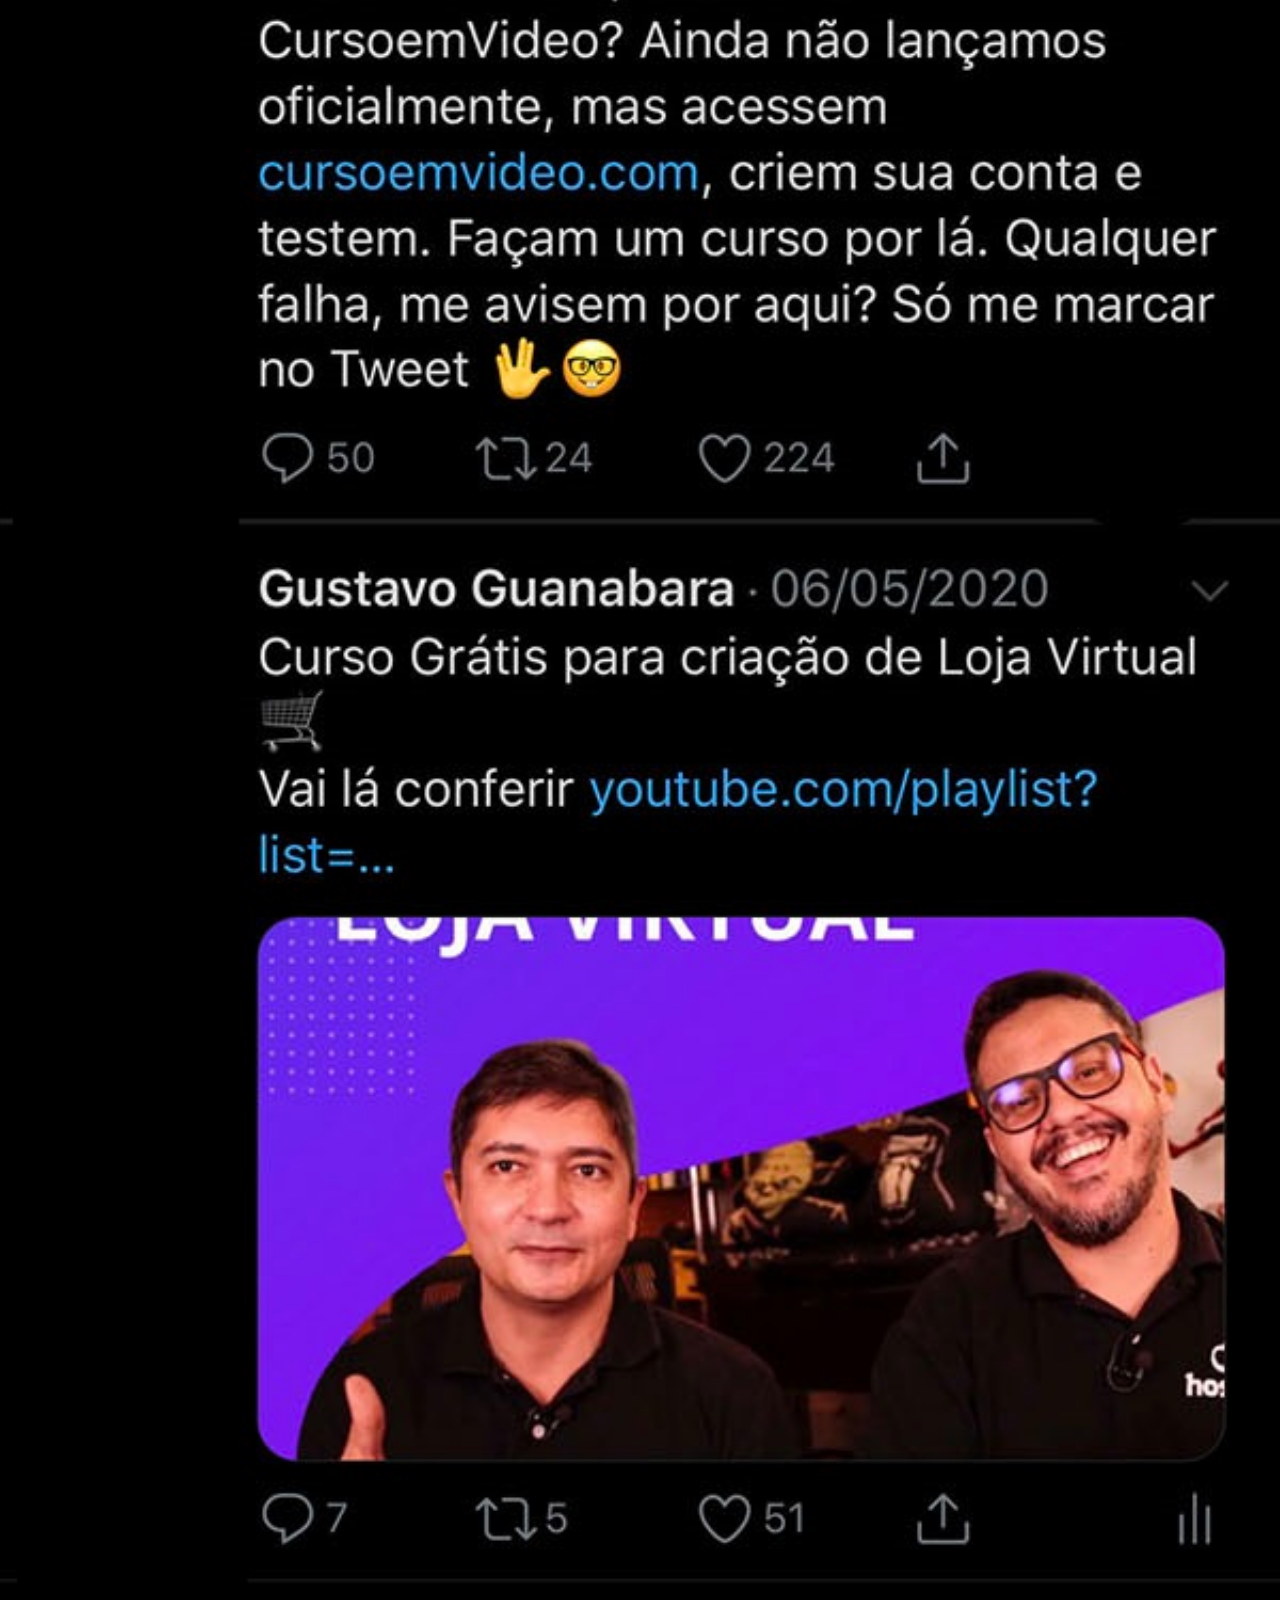
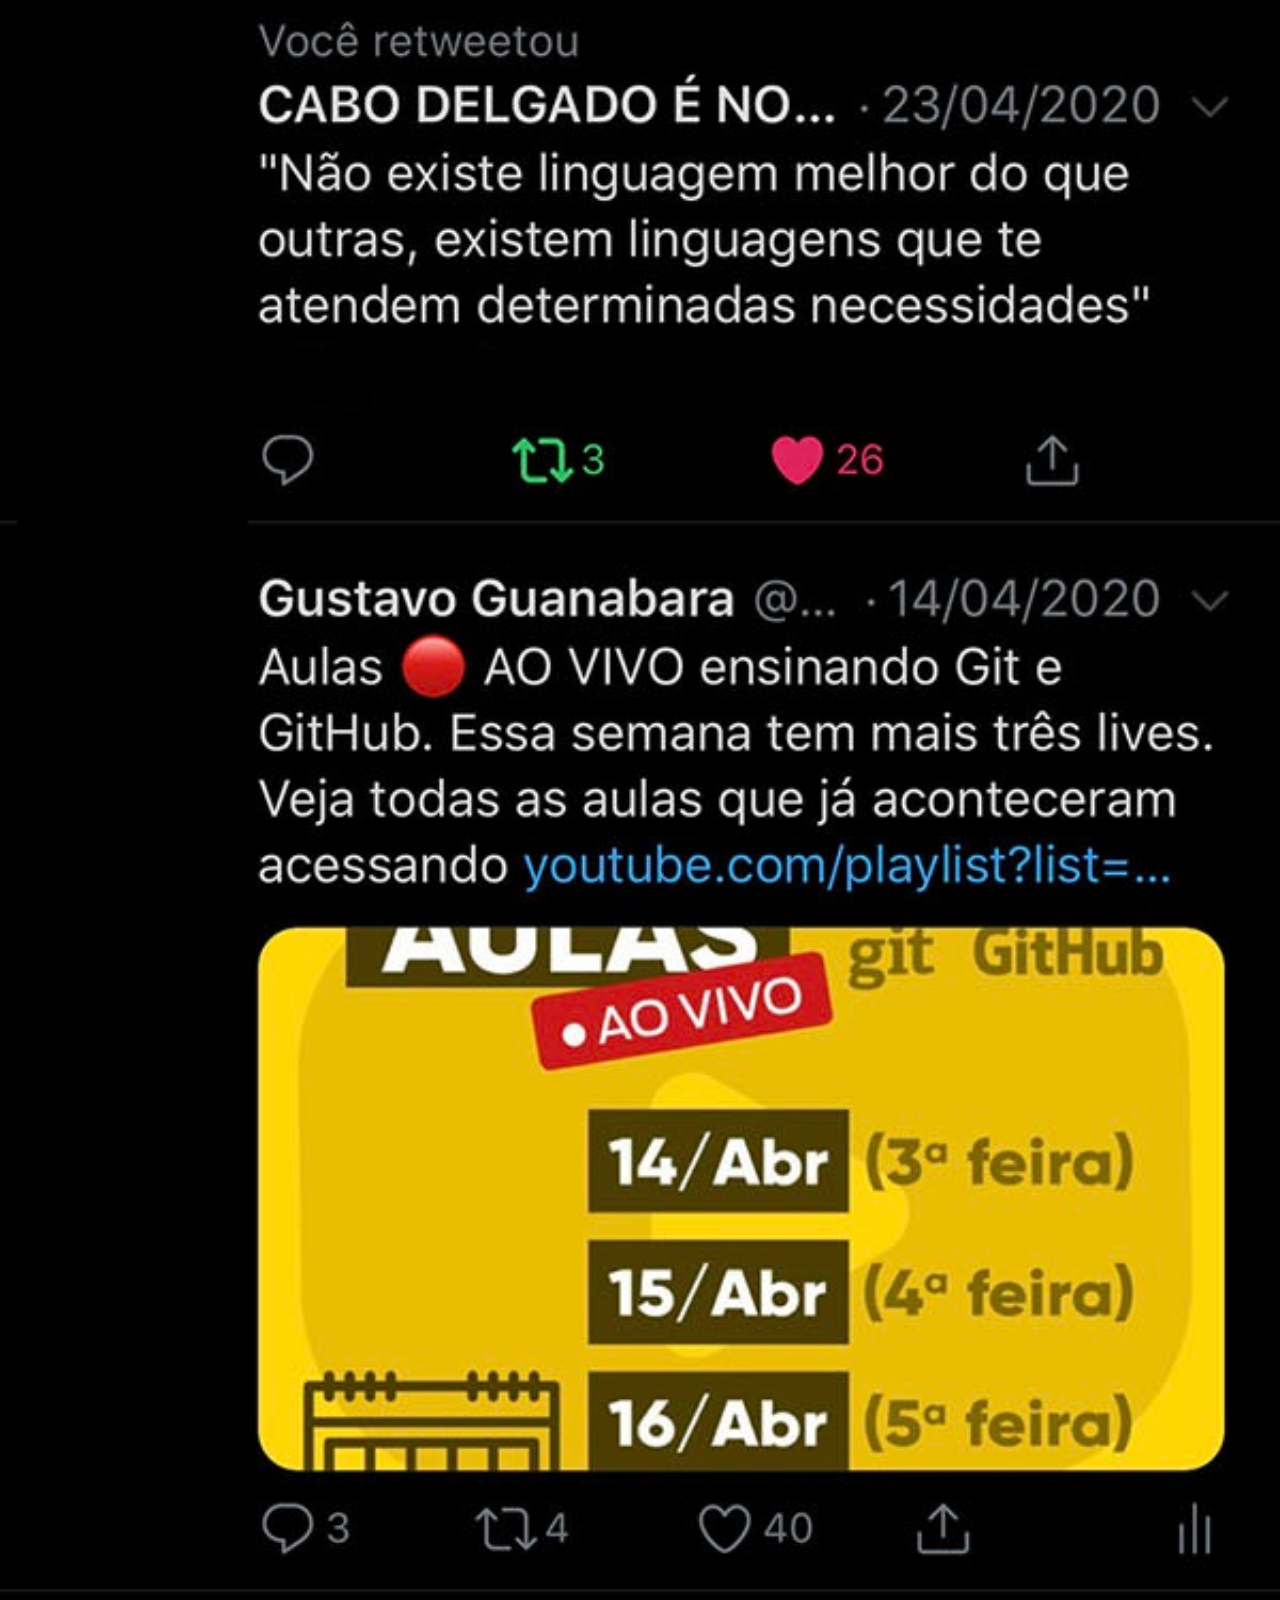
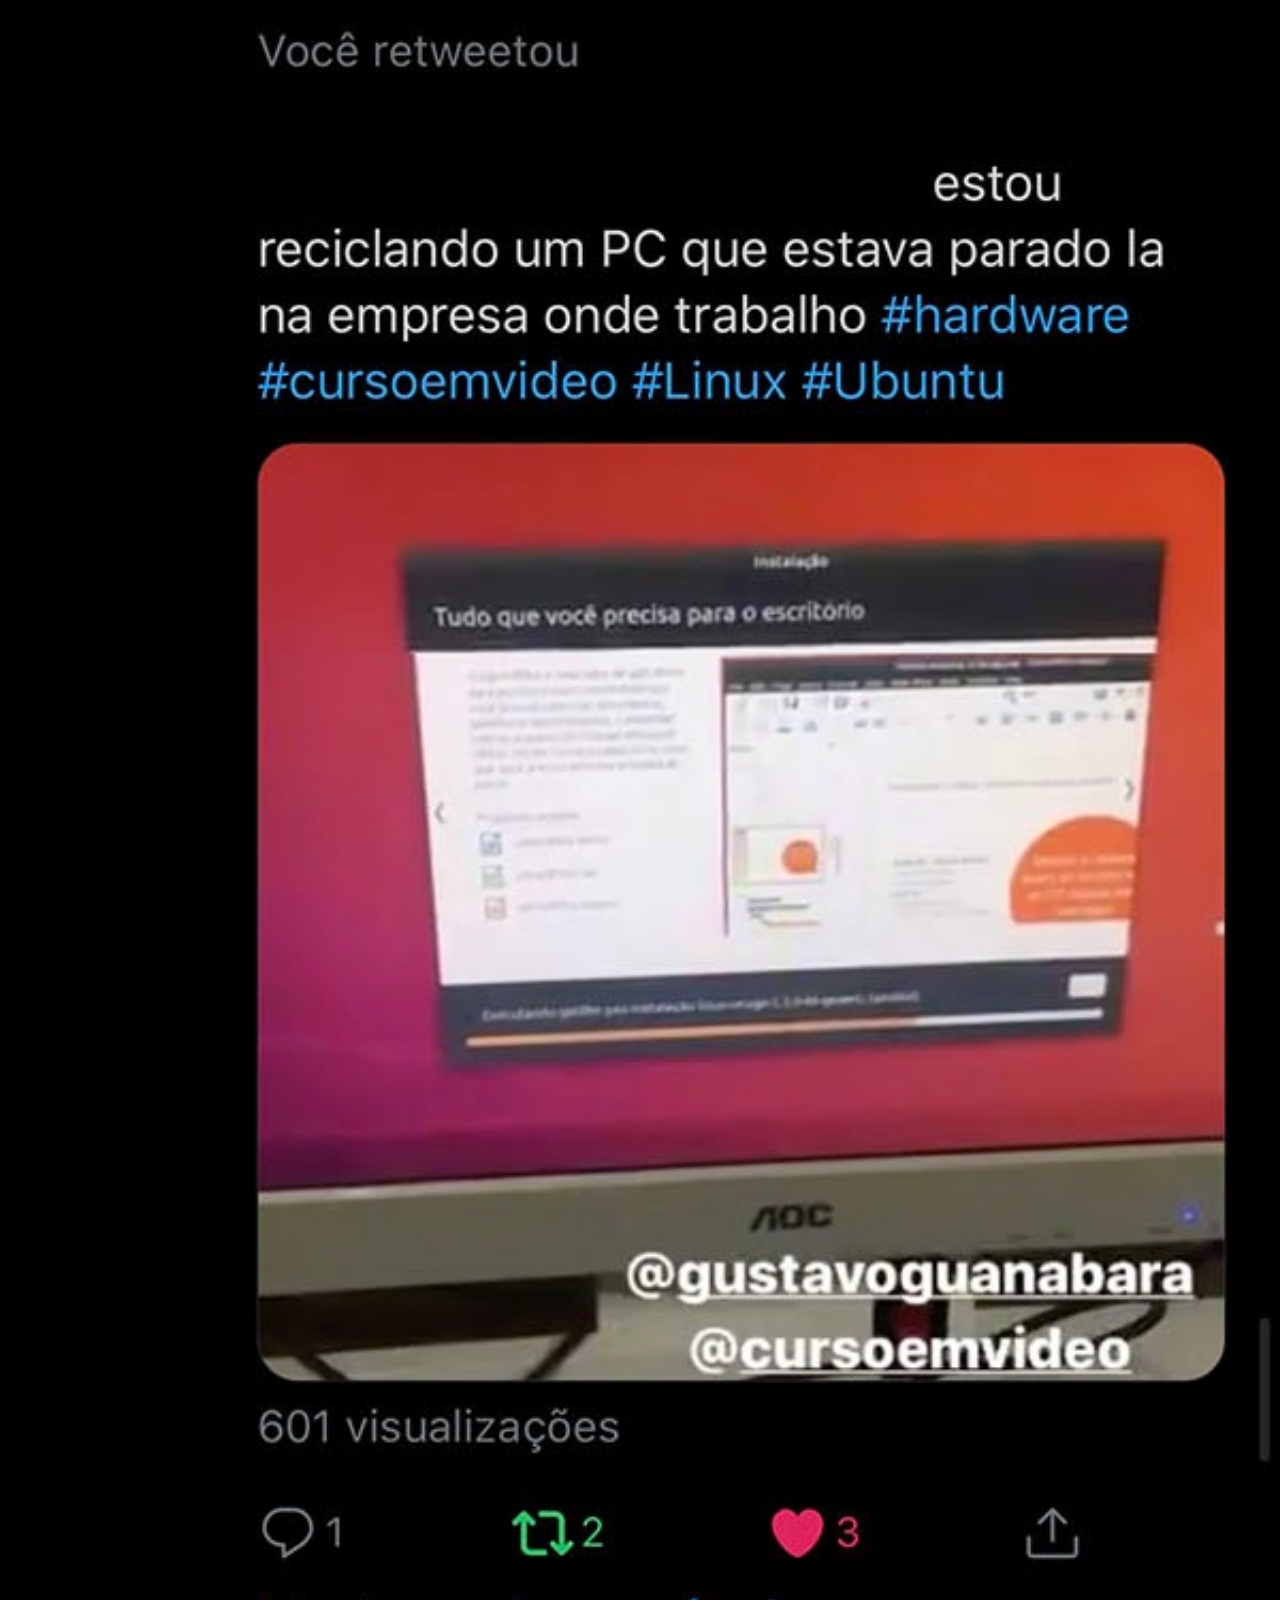
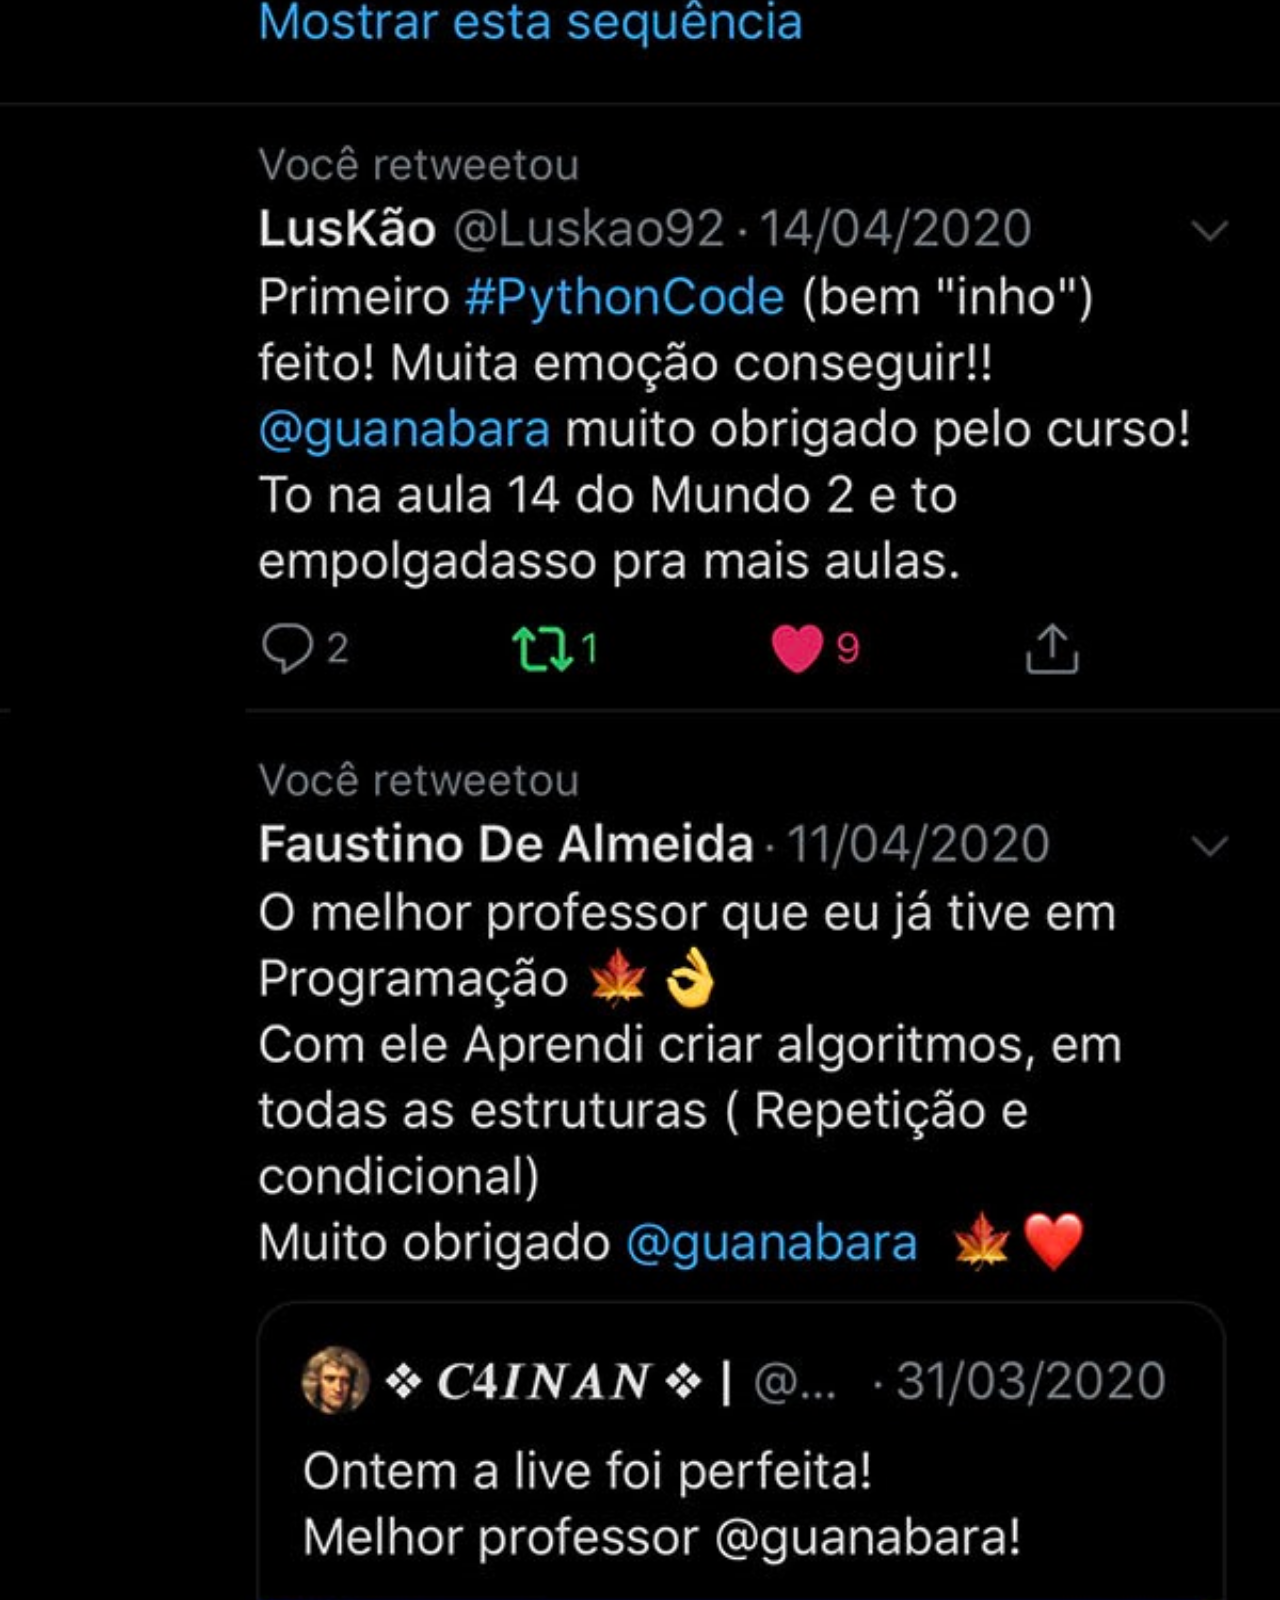
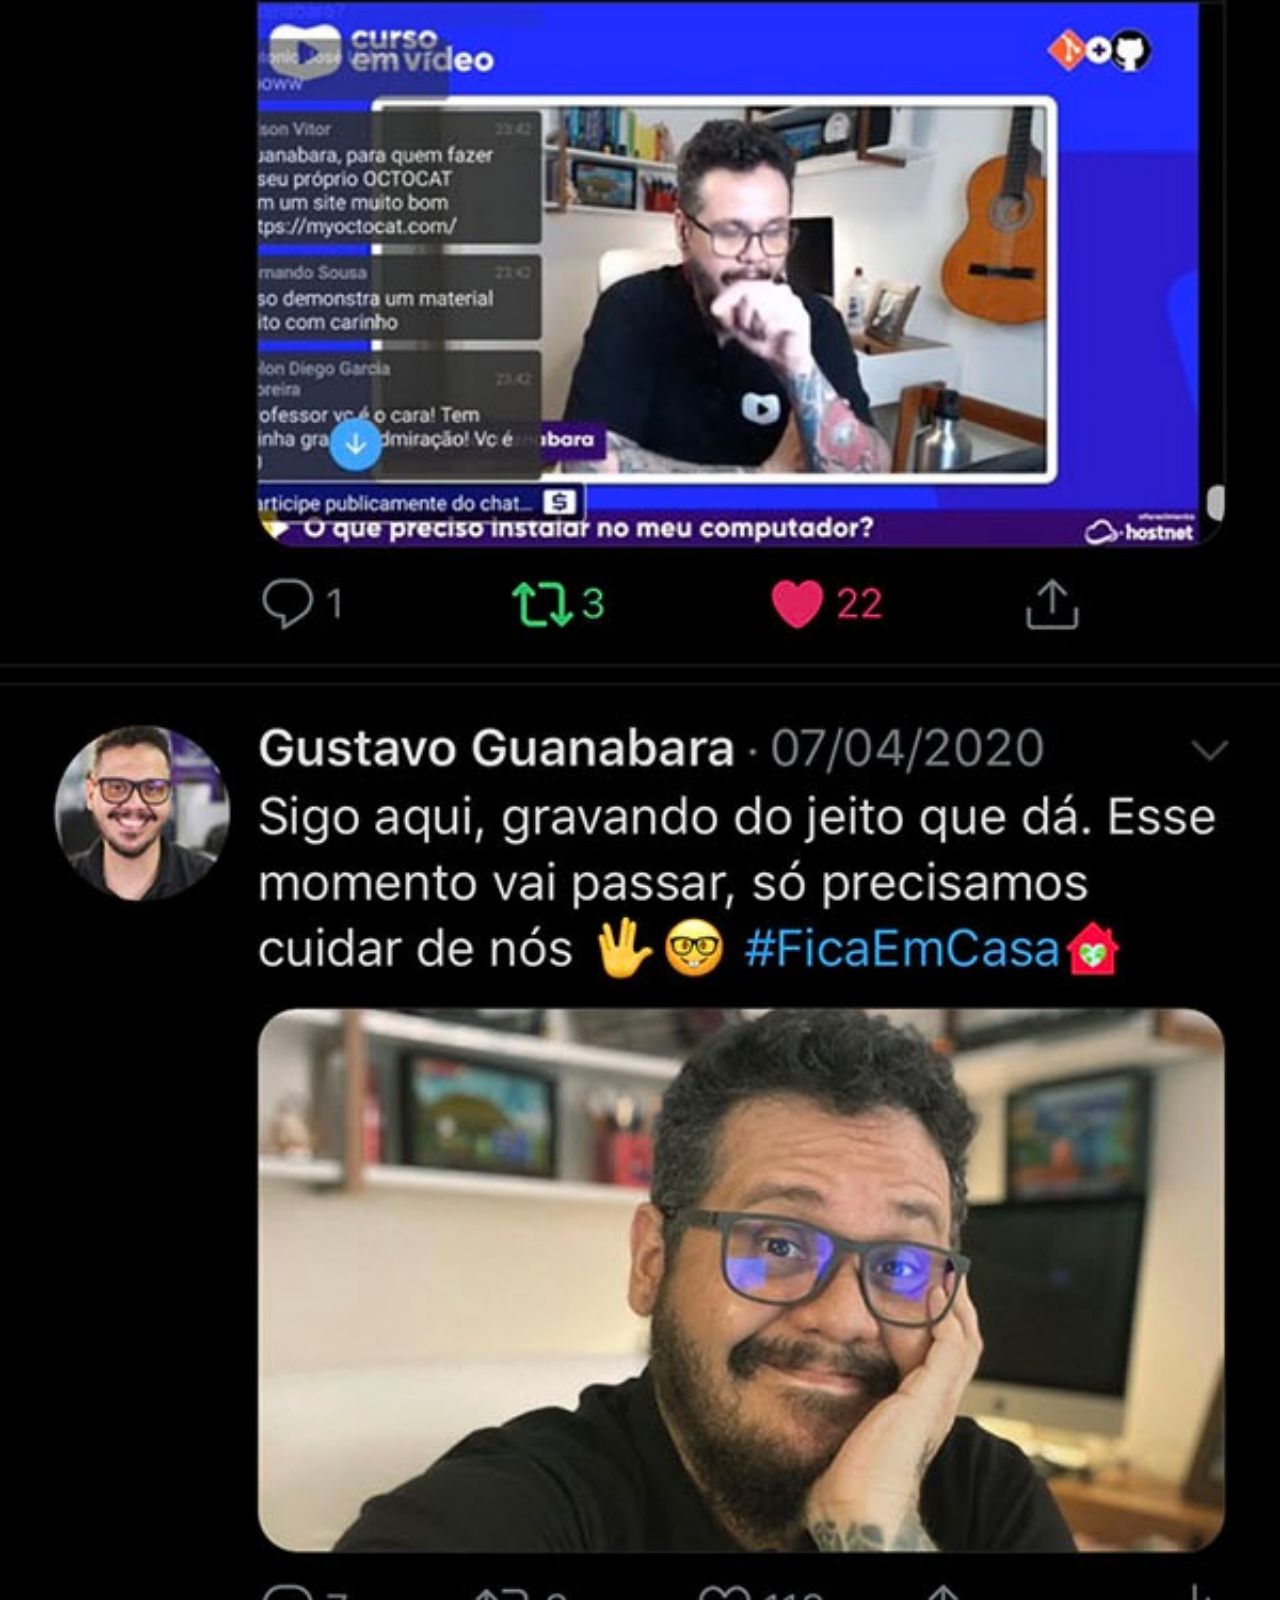
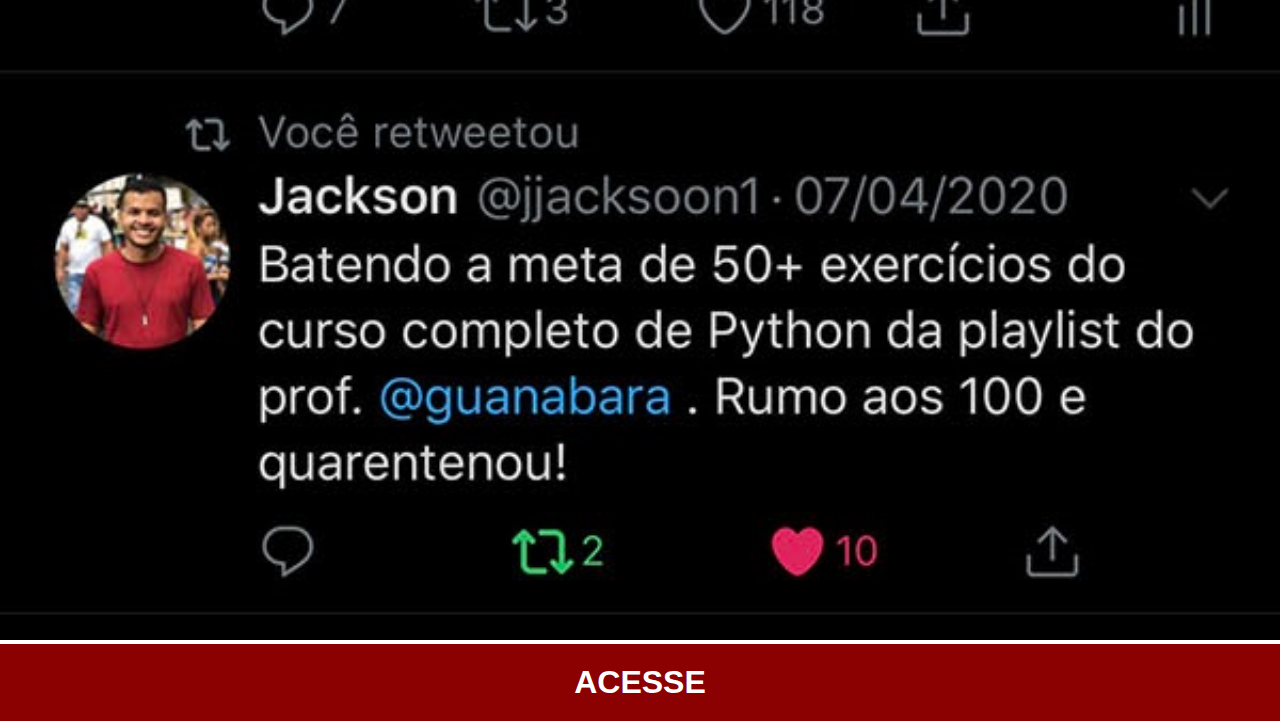
<file: twitter.html>
<!DOCTYPE html>
<html lang="pt-br">
<head>
    <meta charset="UTF-8">
    <meta http-equiv="X-UA-Compatible" content="IE=edge">
    <meta name="viewport" content="width=device-width, initial-scale=1.0">
    <title>Twitter</title>
    <style>
        * {
            margin: 0px;
            padding: 0px;
            font-family: Arial, Helvetica, sans-serif;
        }

        ::-webkit-scrollbar {
            width: 0px;
            height: 0px;
        }

        img {
            width: 100vw;

        }

        a {
            display: block;
            text-align: center;
            background-color: darkred;
            font-weight: bolder;
            text-decoration: none;            
            color: white;
            padding: 20px;
            font-size: 2em;
        }
    </style>
</head>
<body>
    <img src="imagens/tela-twitter.jpg" alt="">
    <a href="https://twitter.com/FA3IORI3EIRO" target="_blank" rel="external">ACESSE</a>
</body>
</html>
</file>
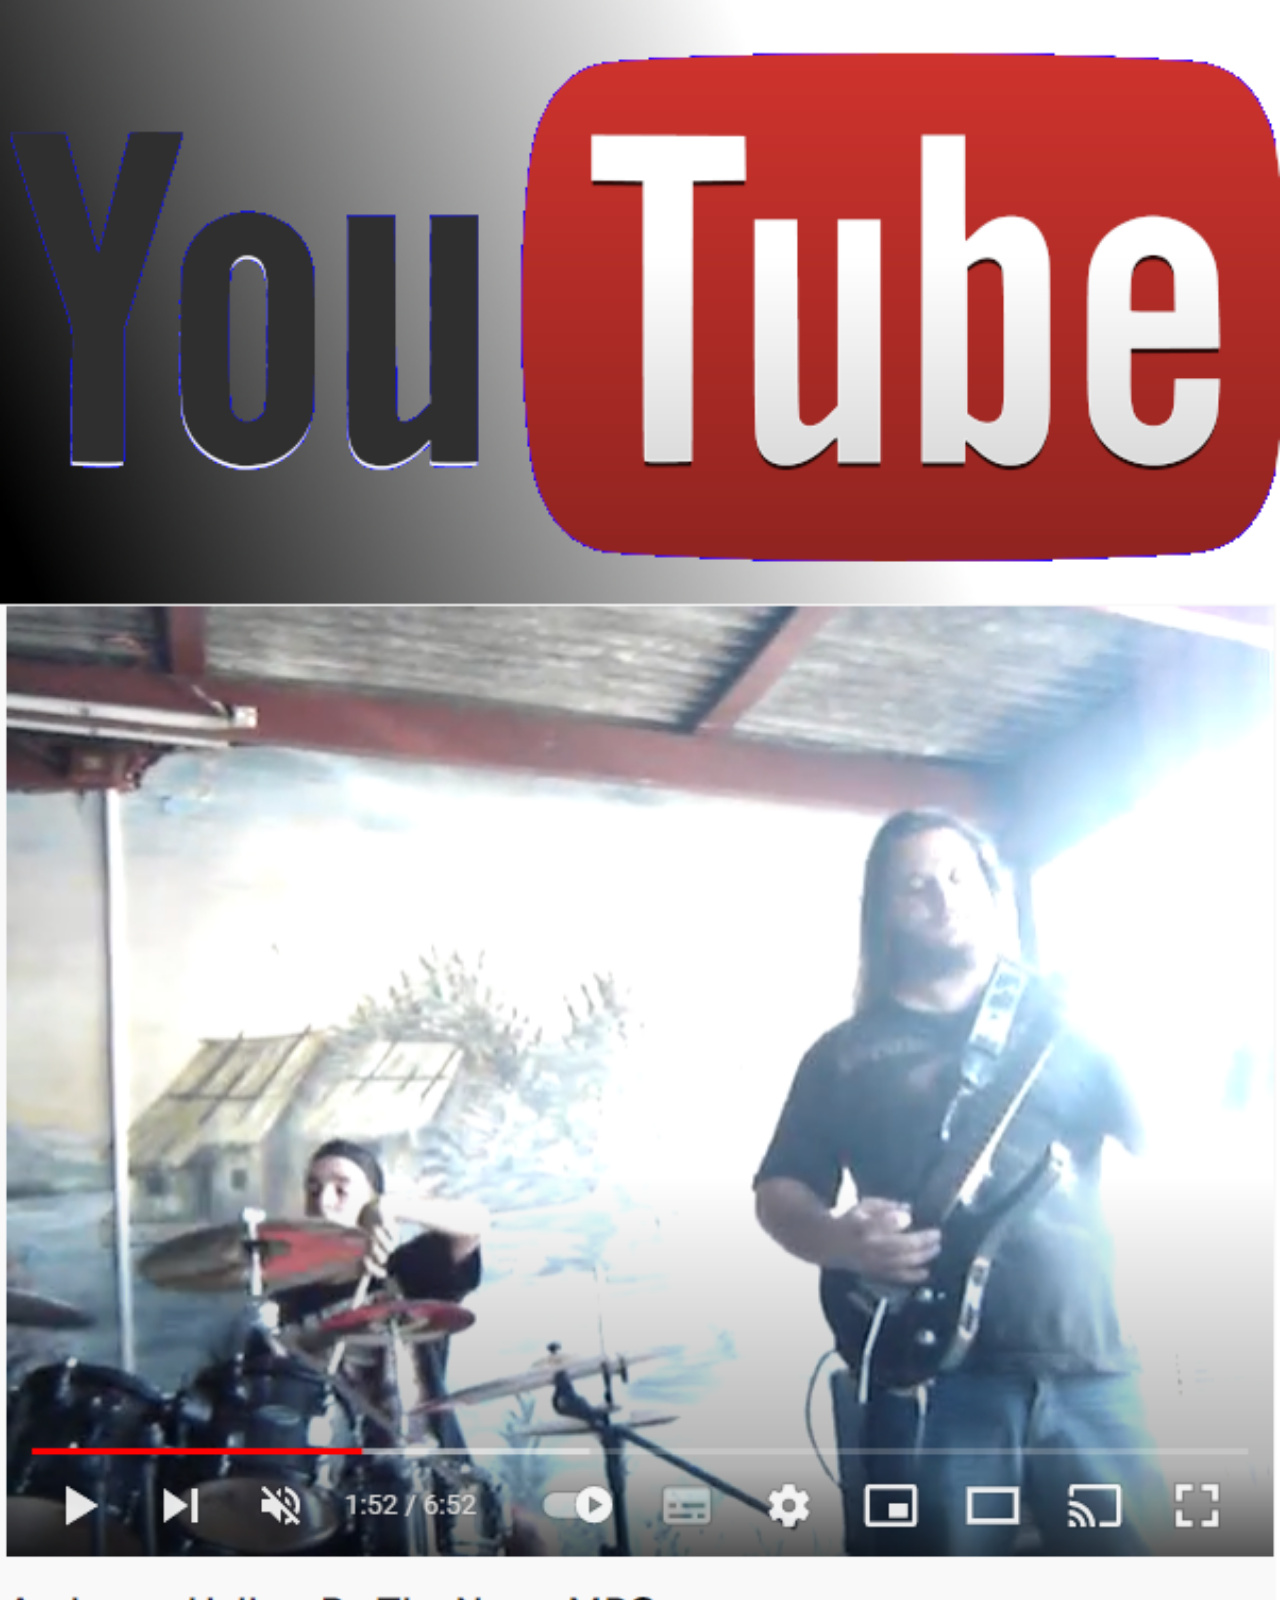
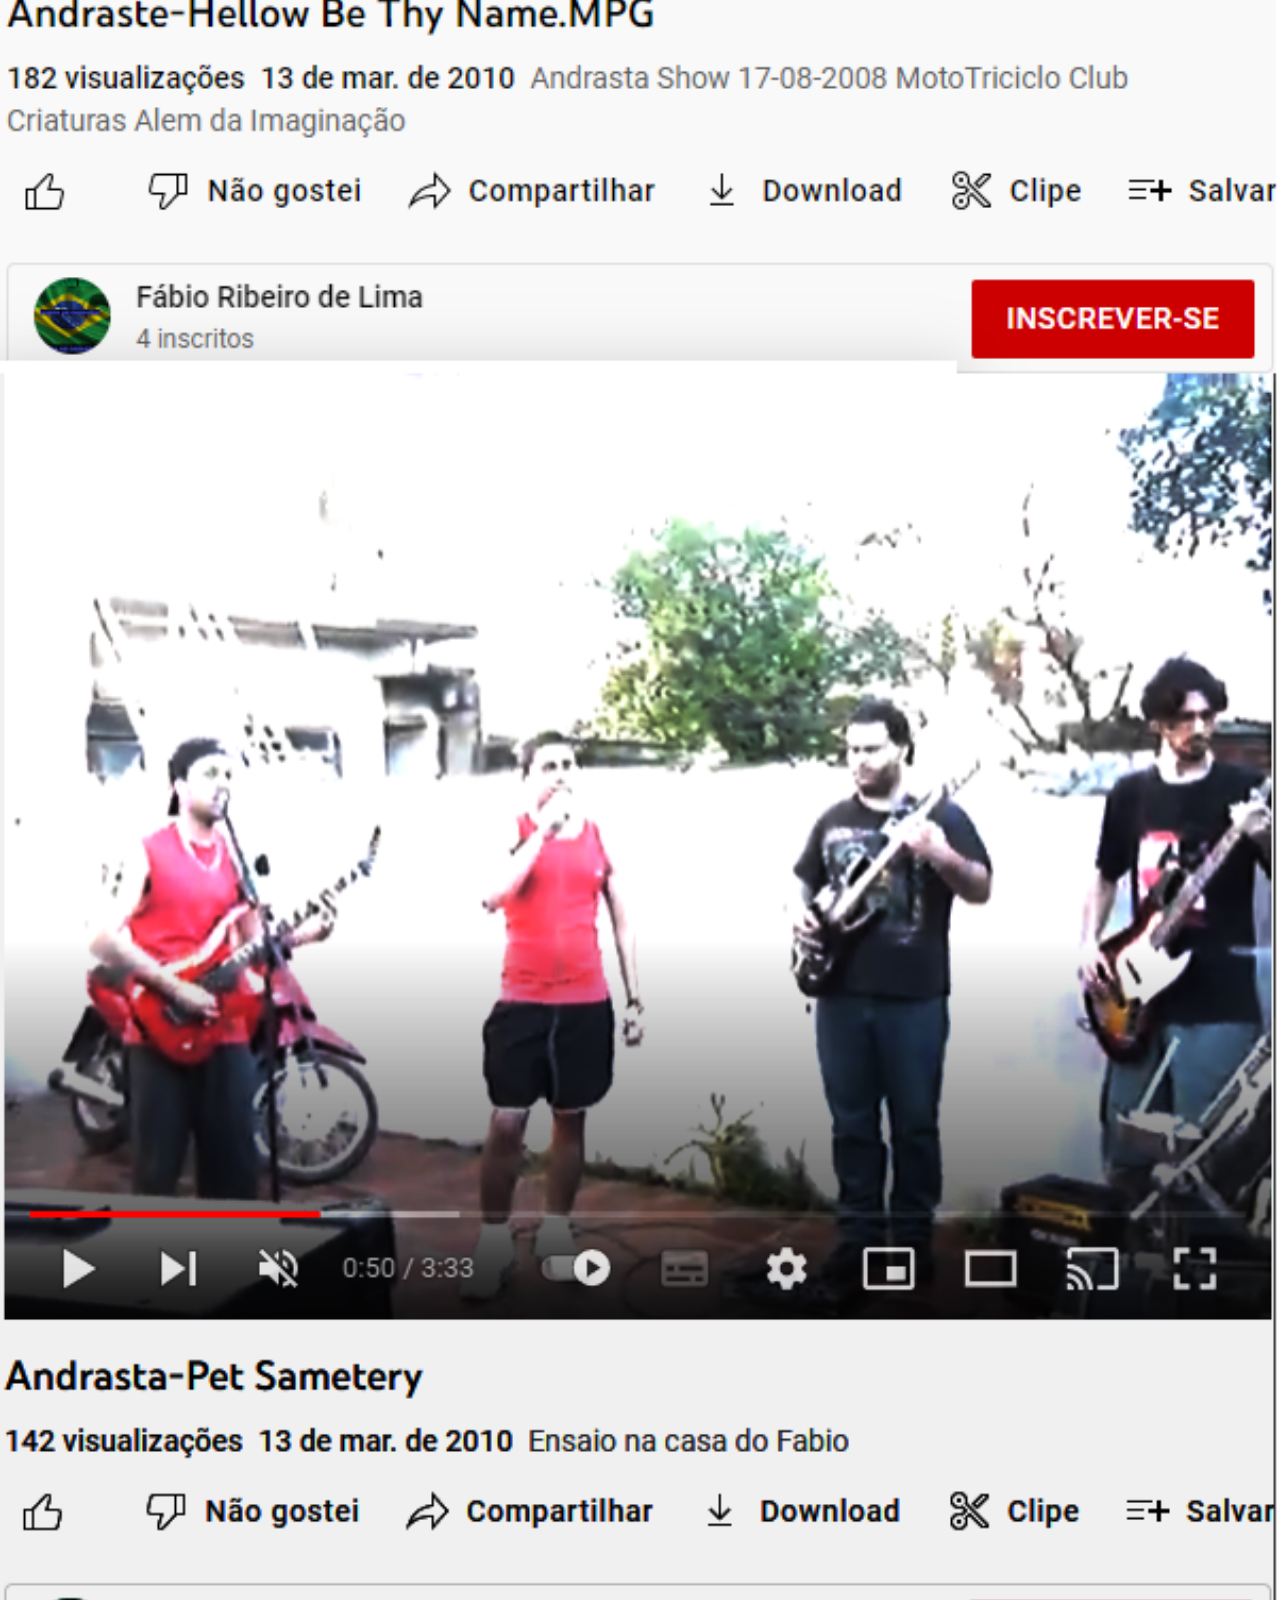
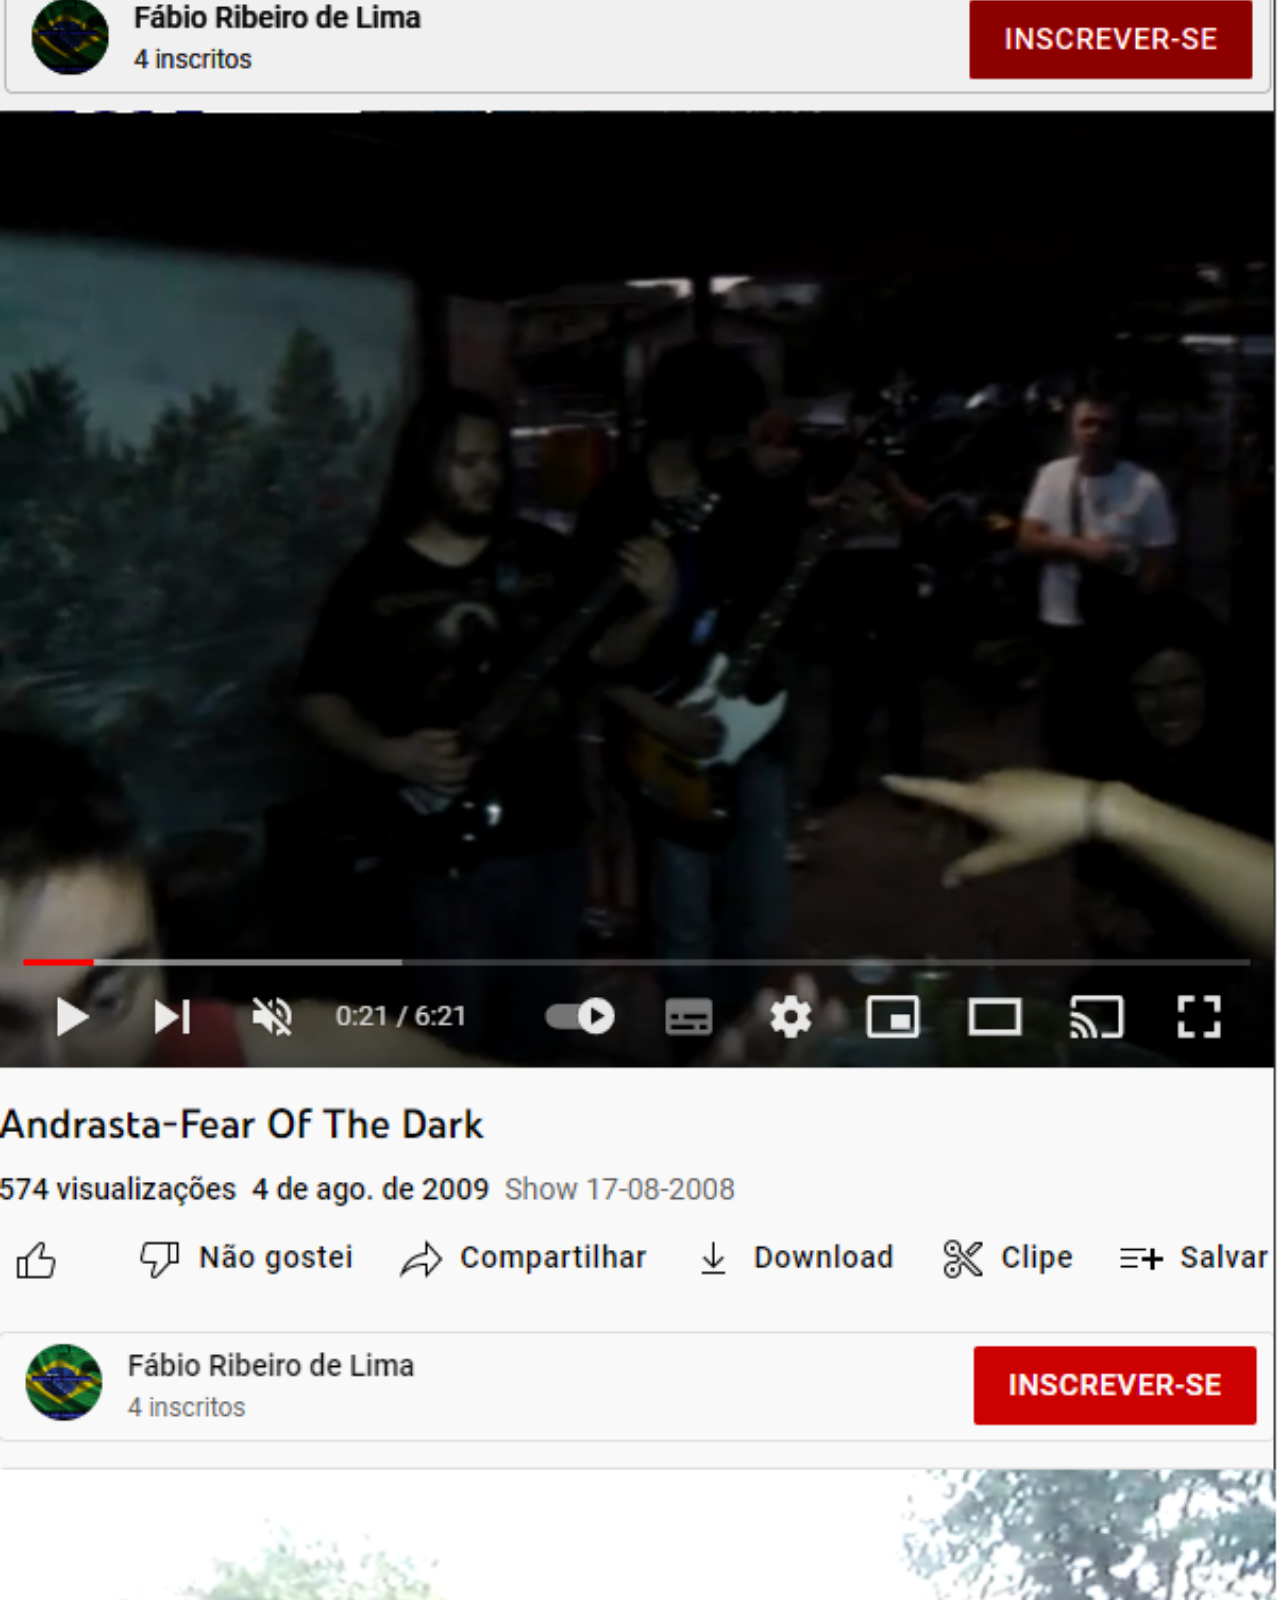
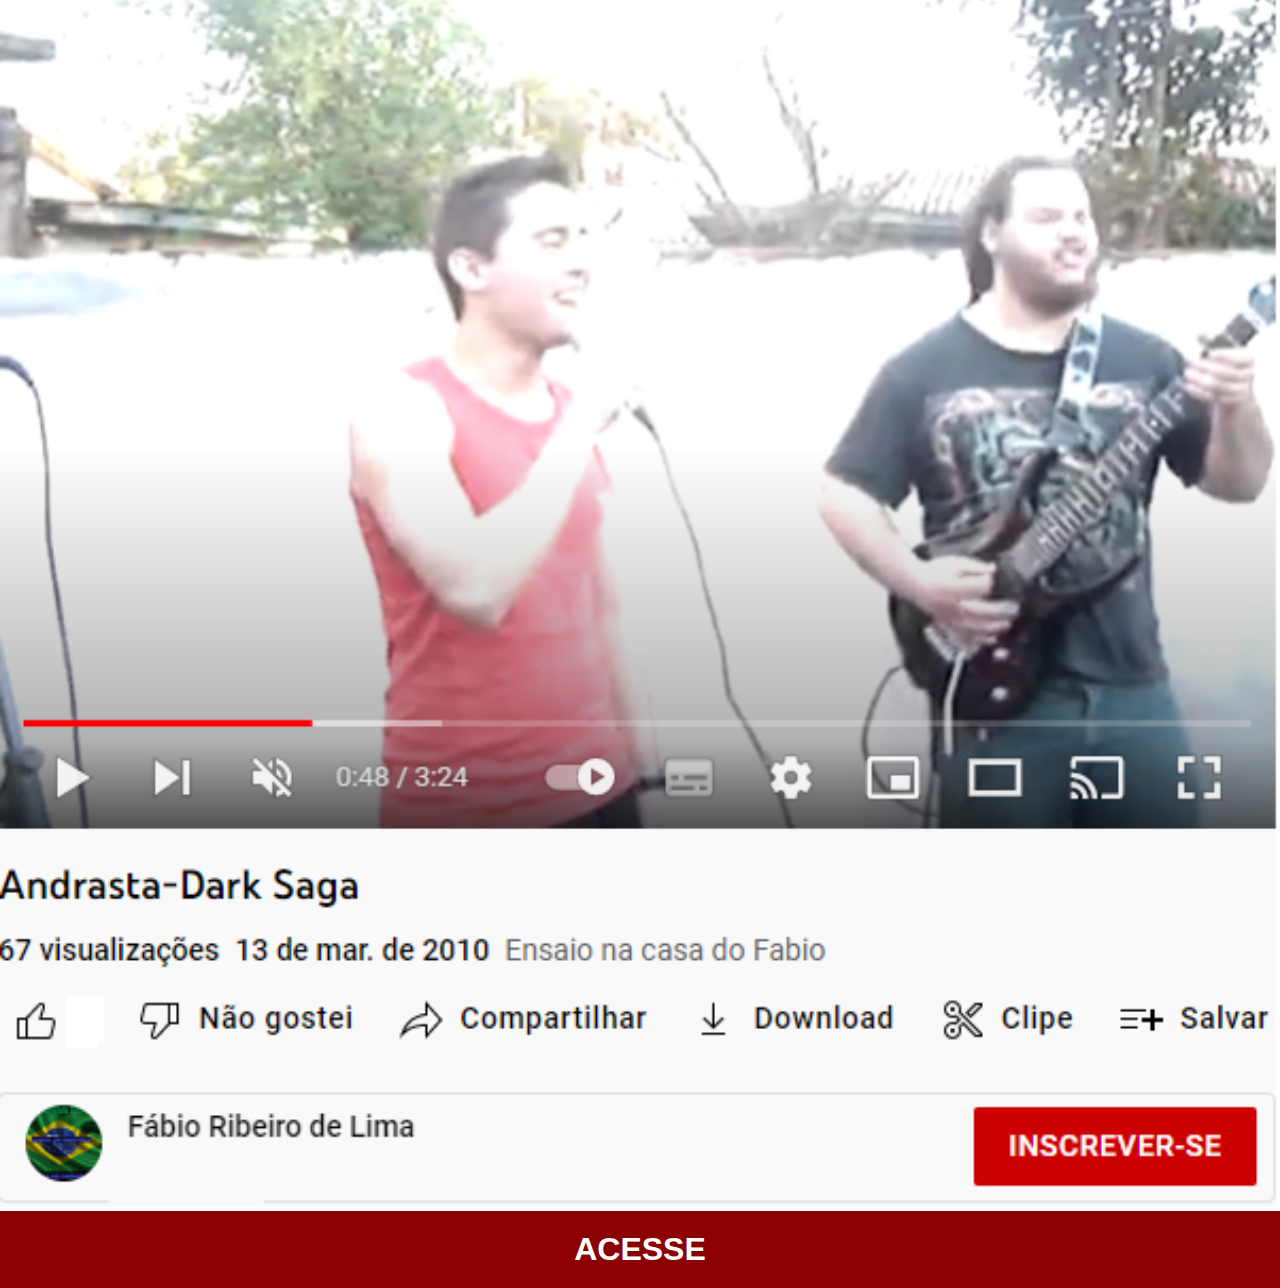
<file: youtube.html>
<!DOCTYPE html>
<html lang="pt-br">
<head>
    <meta charset="UTF-8">
    <meta http-equiv="X-UA-Compatible" content="IE=edge">
    <meta name="viewport" content="width=device-width, initial-scale=1.0">
    <title>YouTube</title>
    <style>
        * {
            margin: 0px;
            padding: 0px;
            font-family: Arial, Helvetica, sans-serif;
        }

        ::-webkit-scrollbar {
            width: 0px;
            height: 0px;
        }

        img {
            width: 100vw;

        }

        a {
            display: block;
            text-align: center;
            background-color: darkred;
            font-weight: bolder;
            text-decoration: none;            
            color: white;
            padding: 20px;
            font-size: 2em;
        }
    </style>
</head>
<body>
    <img src="imagens/tela-youtube.png" alt="">
    <a href="https://www.youtube.com/user/donnovanmusico/videos" target="_blank" rel="external">ACESSE</a>
</body>
</html>
</file>
<file: estilos/style.css>
@charset "UTF-8";

* {
    margin: 0px;
    padding: 0px;
    font-family: Arial, Helvetica, sans-serif;
}

html, body {
    width: 100vw;
    height: 100vh;
}

body {
    background: url('../imagens/fundo-madeira.jpg') top center no-repeat fixed;
    background-size: cover;
}

main {
    position: relative;
    height: 100vh;
}

#fone {
    position: absolute;
    height: 627px;
    width: 311px;
    background: url('../imagens/frame-iphone.png') no-repeat;
    top: 50%;
    left: 50%;
    transform: translate(-50%, -50%);
}

#tela {
    position: relative;
    top: 80px;
    left: 22px;
    width: 267px;
    height: 470px;
}

#sociais {
    text-align: right;
}

#sociais img {
    width: 60px;
    margin: 15px 10px;
    border-radius: 50%;
    box-shadow: 0px 0px 15px 5px #00000091;
    box-sizing: border-box;
}

#sociais img:hover {
    width: 75px;
    margin: 7.5px 5px;
    border: 1px solid rgba(245, 245, 245, 0.473);
    box-shadow: 0px 0px 10px 6px #00000069;
}
</file>
